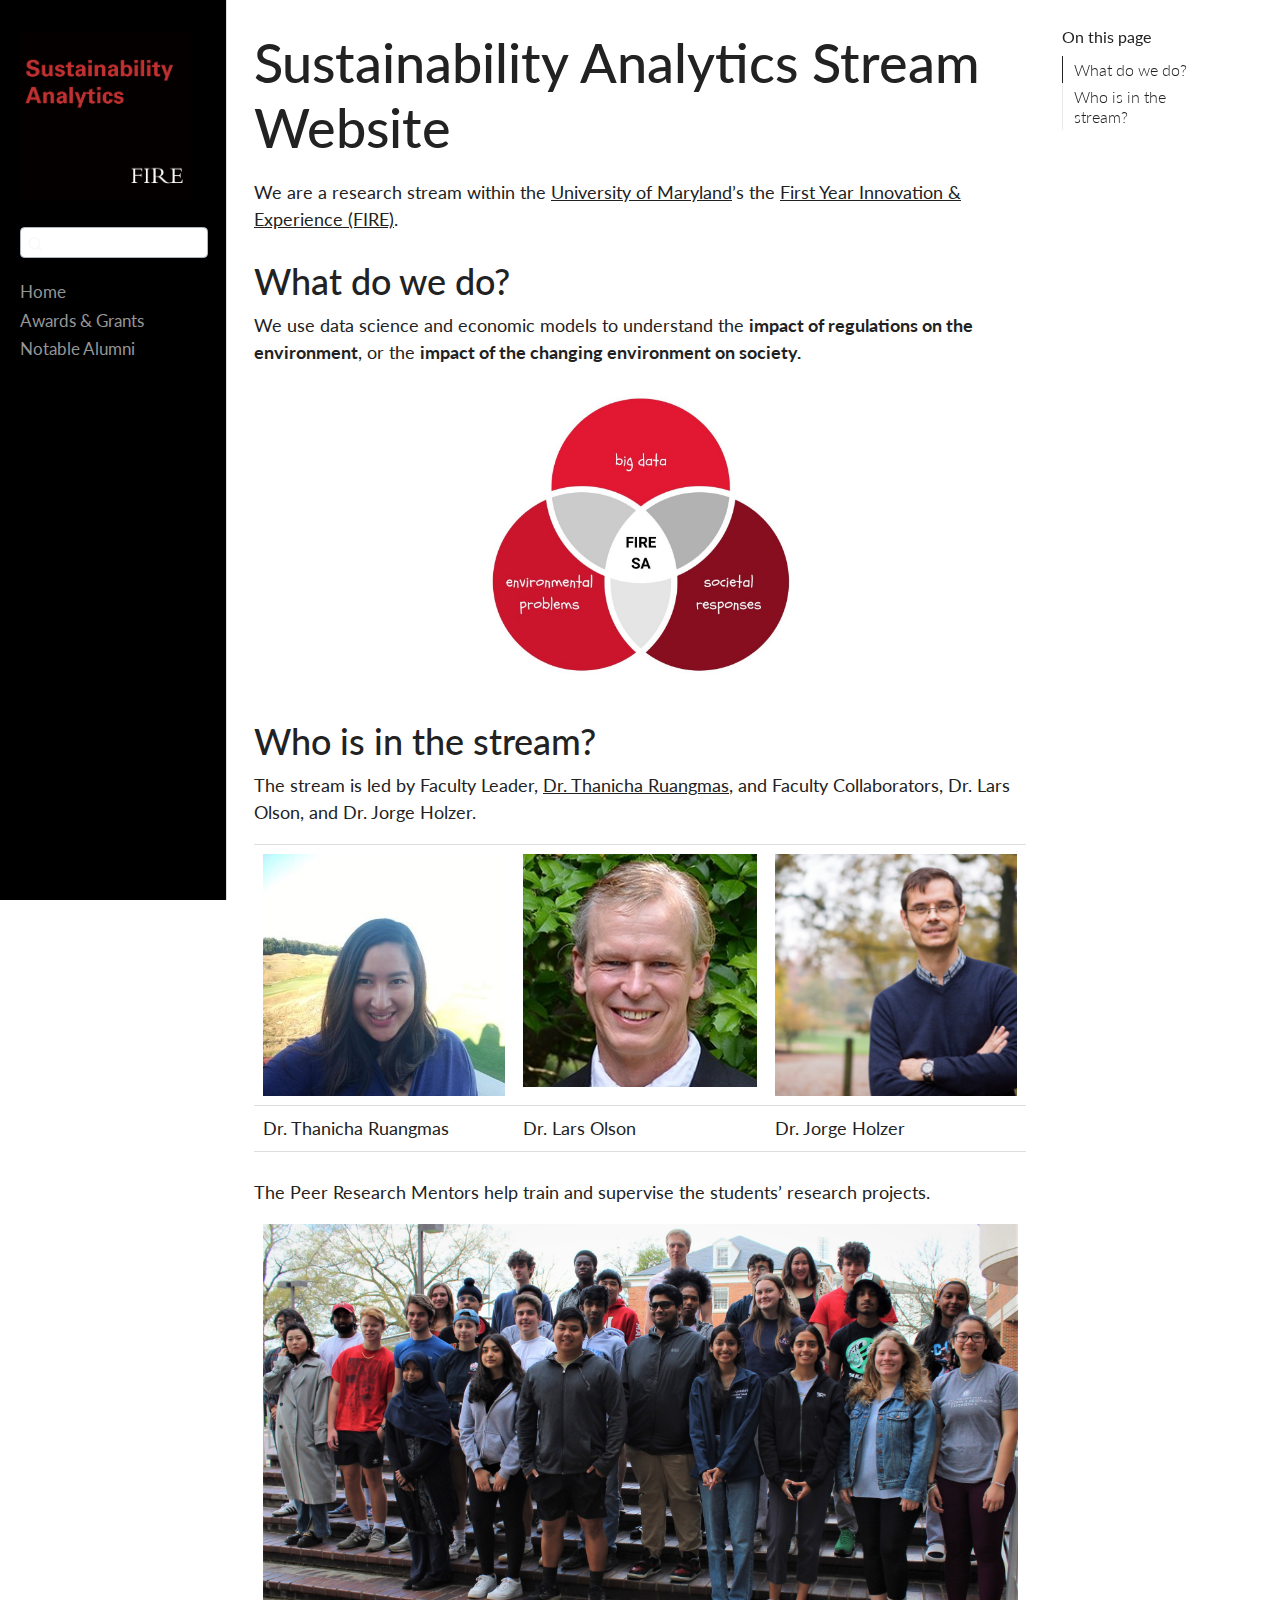
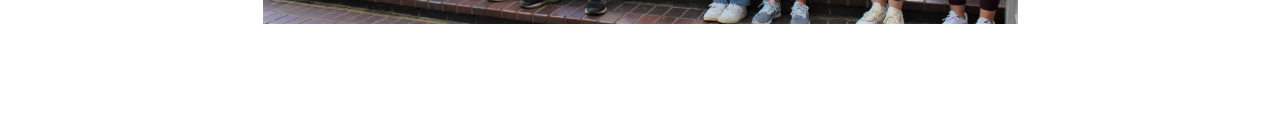
<file: _site/index.html>
<!DOCTYPE html>
<html xmlns="http://www.w3.org/1999/xhtml" lang="en" xml:lang="en"><head>

<meta charset="utf-8">
<meta name="generator" content="quarto-1.0.36">

<meta name="viewport" content="width=device-width, initial-scale=1.0, user-scalable=yes">


<title>FIRE Sustainability Analytics - Sustainability Analytics Stream Website</title>
<style>
code{white-space: pre-wrap;}
span.smallcaps{font-variant: small-caps;}
span.underline{text-decoration: underline;}
div.column{display: inline-block; vertical-align: top; width: 50%;}
div.hanging-indent{margin-left: 1.5em; text-indent: -1.5em;}
ul.task-list{list-style: none;}
</style>


<script src="site_libs/quarto-nav/quarto-nav.js"></script>
<script src="site_libs/quarto-nav/headroom.min.js"></script>
<script src="site_libs/clipboard/clipboard.min.js"></script>
<script src="site_libs/quarto-search/autocomplete.umd.js"></script>
<script src="site_libs/quarto-search/fuse.min.js"></script>
<script src="site_libs/quarto-search/quarto-search.js"></script>
<meta name="quarto:offset" content="./">
<script src="site_libs/quarto-html/quarto.js"></script>
<script src="site_libs/quarto-html/popper.min.js"></script>
<script src="site_libs/quarto-html/tippy.umd.min.js"></script>
<script src="site_libs/quarto-html/anchor.min.js"></script>
<link href="site_libs/quarto-html/tippy.css" rel="stylesheet">
<link href="site_libs/quarto-html/quarto-syntax-highlighting.css" rel="stylesheet" id="quarto-text-highlighting-styles">
<script src="site_libs/bootstrap/bootstrap.min.js"></script>
<link href="site_libs/bootstrap/bootstrap-icons.css" rel="stylesheet">
<link href="site_libs/bootstrap/bootstrap.min.css" rel="stylesheet" id="quarto-bootstrap" data-mode="light">
<script id="quarto-search-options" type="application/json">{
  "location": "sidebar",
  "copy-button": false,
  "collapse-after": 3,
  "panel-placement": "start",
  "type": "textbox",
  "limit": 20,
  "language": {
    "search-no-results-text": "No results",
    "search-matching-documents-text": "matching documents",
    "search-copy-link-title": "Copy link to search",
    "search-hide-matches-text": "Hide additional matches",
    "search-more-match-text": "more match in this document",
    "search-more-matches-text": "more matches in this document",
    "search-clear-button-title": "Clear",
    "search-detached-cancel-button-title": "Cancel",
    "search-submit-button-title": "Submit"
  }
}</script>


</head>

<body class="nav-sidebar docked">


<div id="quarto-search-results"></div>
  <header id="quarto-header" class="headroom fixed-top">
  <nav class="quarto-secondary-nav" data-bs-toggle="collapse" data-bs-target="#quarto-sidebar" aria-controls="quarto-sidebar" aria-expanded="false" aria-label="Toggle sidebar navigation" onclick="if (window.quartoToggleHeadroom) { window.quartoToggleHeadroom(); }">
    <div class="container-fluid d-flex justify-content-between">
      <h1 class="quarto-secondary-nav-title">Sustainability Analytics Stream Website</h1>
      <button type="button" class="quarto-btn-toggle btn" aria-label="Show secondary navigation">
        <i class="bi bi-chevron-right"></i>
      </button>
    </div>
  </nav>
</header>
<!-- content -->
<div id="quarto-content" class="quarto-container page-columns page-rows-contents page-layout-article">
<!-- sidebar -->
  <nav id="quarto-sidebar" class="sidebar collapse sidebar-navigation docked overflow-auto">
    <div class="pt-lg-2 mt-2 text-left sidebar-header">
      <a href="./" class="sidebar-logo-link">
      <img src="./images/official-icon-FIRE-SS-SA.png" alt="" class="sidebar-logo py-0 d-lg-inline d-none">
      </a>
      </div>
      <div class="mt-2 flex-shrink-0 align-items-center">
        <div class="sidebar-search">
        <div id="quarto-search" class="" title="Search"></div>
        </div>
      </div>
    <div class="sidebar-menu-container"> 
    <ul class="list-unstyled mt-1">
        <li class="sidebar-item">
  <div class="sidebar-item-container"> 
  <a href="./index.html" class="sidebar-item-text sidebar-link active">Home</a>
  </div>
</li>
        <li class="sidebar-item">
  <div class="sidebar-item-container"> 
  <a href="./recognition.html" class="sidebar-item-text sidebar-link">Awards &amp; Grants</a>
  </div>
</li>
        <li class="sidebar-item">
  <div class="sidebar-item-container"> 
  <a href="./alumni.html" class="sidebar-item-text sidebar-link">Notable Alumni</a>
  </div>
</li>
    </ul>
    </div>
</nav>
<!-- margin-sidebar -->
    <div id="quarto-margin-sidebar" class="sidebar margin-sidebar">
        <nav id="TOC" role="doc-toc">
    <h2 id="toc-title">On this page</h2>
   
  <ul>
  <li><a href="#what-do-we-do" id="toc-what-do-we-do" class="nav-link active" data-scroll-target="#what-do-we-do">What do we do?</a></li>
  <li><a href="#who-is-in-the-stream" id="toc-who-is-in-the-stream" class="nav-link" data-scroll-target="#who-is-in-the-stream">Who is in the stream?</a></li>
  </ul>
</nav>
    </div>
<!-- main -->
<main class="content" id="quarto-document-content">

<header id="title-block-header" class="quarto-title-block default">
<div class="quarto-title">
<h1 class="title d-none d-lg-block">Sustainability Analytics Stream Website</h1>
</div>



<div class="quarto-title-meta">

    
    
  </div>
  

</header>

<p>We are a research stream within the <a href="https://www.umd.edu/">University of Maryland</a>’s the <a href="https://www.fire.umd.edu/">First Year Innovation &amp; Experience (FIRE)</a>.</p>
<section id="what-do-we-do" class="level3">
<h3 class="anchored" data-anchor-id="what-do-we-do">What do we do?</h3>
<p>We use data science and economic models to understand the <strong>impact of regulations on the environment</strong>, or the <strong>impact of the changing environment on society.</strong></p>
<div class="quarto-figure quarto-figure-center">
<figure class="figure">
<p><img src="images/venn.jpg" class="img-fluid figure-img" width="300"></p>
</figure>
</div>
</section>
<section id="who-is-in-the-stream" class="level3">
<h3 class="anchored" data-anchor-id="who-is-in-the-stream">Who is in the stream?</h3>
<p>The stream is led by Faculty Leader, <a href="https://thanicharuangmas.wixsite.com/main/">Dr.&nbsp;Thanicha Ruangmas</a>, and Faculty Collaborators, Dr.&nbsp;Lars Olson, and Dr.&nbsp;Jorge Holzer.</p>
<table class="table">
<colgroup>
<col style="width: 33%">
<col style="width: 32%">
<col style="width: 33%">
</colgroup>
<tbody>
<tr class="odd">
<td><img src="images/thanicha.jpg" class="img-fluid" width="300"></td>
<td><img src="images/lars.jpg" class="img-fluid" width="301"></td>
<td><img src="images/jorge.jpg" class="img-fluid" width="300"></td>
</tr>
<tr class="even">
<td>Dr.&nbsp;Thanicha Ruangmas</td>
<td>Dr.&nbsp;Lars Olson</td>
<td>Dr.&nbsp;Jorge Holzer</td>
</tr>
</tbody>
</table>
<p>The Peer Research Mentors help train and supervise the students’ research projects.</p>
<div class="quarto-figure quarto-figure-center">
<figure class="figure">
<p><img src="images/cohort22.jpg" class="img-fluid figure-img" alt="The 2022 cohort" width="755"></p>
</figure>
</div>


</section>

</main> <!-- /main -->
<script id="quarto-html-after-body" type="application/javascript">
window.document.addEventListener("DOMContentLoaded", function (event) {
  const toggleBodyColorMode = (bsSheetEl) => {
    const mode = bsSheetEl.getAttribute("data-mode");
    const bodyEl = window.document.querySelector("body");
    if (mode === "dark") {
      bodyEl.classList.add("quarto-dark");
      bodyEl.classList.remove("quarto-light");
    } else {
      bodyEl.classList.add("quarto-light");
      bodyEl.classList.remove("quarto-dark");
    }
  }
  const toggleBodyColorPrimary = () => {
    const bsSheetEl = window.document.querySelector("link#quarto-bootstrap");
    if (bsSheetEl) {
      toggleBodyColorMode(bsSheetEl);
    }
  }
  toggleBodyColorPrimary();  
  const icon = "";
  const anchorJS = new window.AnchorJS();
  anchorJS.options = {
    placement: 'right',
    icon: icon
  };
  anchorJS.add('.anchored');
  const clipboard = new window.ClipboardJS('.code-copy-button', {
    target: function(trigger) {
      return trigger.previousElementSibling;
    }
  });
  clipboard.on('success', function(e) {
    // button target
    const button = e.trigger;
    // don't keep focus
    button.blur();
    // flash "checked"
    button.classList.add('code-copy-button-checked');
    var currentTitle = button.getAttribute("title");
    button.setAttribute("title", "Copied!");
    setTimeout(function() {
      button.setAttribute("title", currentTitle);
      button.classList.remove('code-copy-button-checked');
    }, 1000);
    // clear code selection
    e.clearSelection();
  });
  function tippyHover(el, contentFn) {
    const config = {
      allowHTML: true,
      content: contentFn,
      maxWidth: 500,
      delay: 100,
      arrow: false,
      appendTo: function(el) {
          return el.parentElement;
      },
      interactive: true,
      interactiveBorder: 10,
      theme: 'quarto',
      placement: 'bottom-start'
    };
    window.tippy(el, config); 
  }
  const noterefs = window.document.querySelectorAll('a[role="doc-noteref"]');
  for (var i=0; i<noterefs.length; i++) {
    const ref = noterefs[i];
    tippyHover(ref, function() {
      let href = ref.getAttribute('href');
      try { href = new URL(href).hash; } catch {}
      const id = href.replace(/^#\/?/, "");
      const note = window.document.getElementById(id);
      return note.innerHTML;
    });
  }
  var bibliorefs = window.document.querySelectorAll('a[role="doc-biblioref"]');
  for (var i=0; i<bibliorefs.length; i++) {
    const ref = bibliorefs[i];
    const cites = ref.parentNode.getAttribute('data-cites').split(' ');
    tippyHover(ref, function() {
      var popup = window.document.createElement('div');
      cites.forEach(function(cite) {
        var citeDiv = window.document.createElement('div');
        citeDiv.classList.add('hanging-indent');
        citeDiv.classList.add('csl-entry');
        var biblioDiv = window.document.getElementById('ref-' + cite);
        if (biblioDiv) {
          citeDiv.innerHTML = biblioDiv.innerHTML;
        }
        popup.appendChild(citeDiv);
      });
      return popup.innerHTML;
    });
  }
});
</script>
</div> <!-- /content -->



</body></html>
</file>
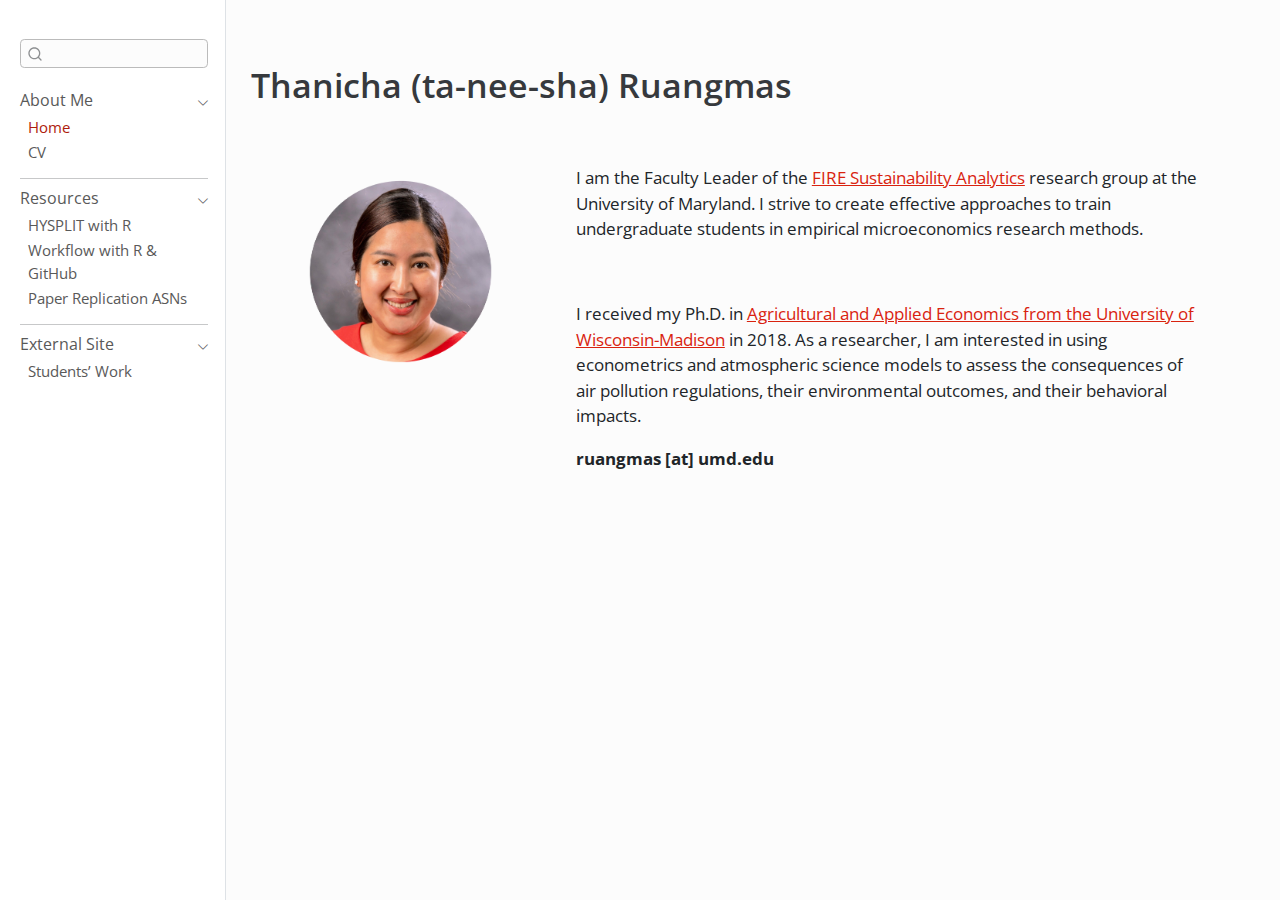
<file: docs/index.html>
<!DOCTYPE html>
<html xmlns="http://www.w3.org/1999/xhtml" lang="en" xml:lang="en"><head>

<meta charset="utf-8">
<meta name="generator" content="quarto-1.3.353">

<meta name="viewport" content="width=device-width, initial-scale=1.0, user-scalable=yes">


<title>index</title>
<style>
code{white-space: pre-wrap;}
span.smallcaps{font-variant: small-caps;}
div.columns{display: flex; gap: min(4vw, 1.5em);}
div.column{flex: auto; overflow-x: auto;}
div.hanging-indent{margin-left: 1.5em; text-indent: -1.5em;}
ul.task-list{list-style: none;}
ul.task-list li input[type="checkbox"] {
  width: 0.8em;
  margin: 0 0.8em 0.2em -1em; /* quarto-specific, see https://github.com/quarto-dev/quarto-cli/issues/4556 */ 
  vertical-align: middle;
}
</style>


<script src="site_libs/quarto-nav/quarto-nav.js"></script>
<script src="site_libs/quarto-nav/headroom.min.js"></script>
<script src="site_libs/clipboard/clipboard.min.js"></script>
<script src="site_libs/quarto-search/autocomplete.umd.js"></script>
<script src="site_libs/quarto-search/fuse.min.js"></script>
<script src="site_libs/quarto-search/quarto-search.js"></script>
<meta name="quarto:offset" content="./">
<script src="site_libs/quarto-html/quarto.js"></script>
<script src="site_libs/quarto-html/popper.min.js"></script>
<script src="site_libs/quarto-html/tippy.umd.min.js"></script>
<script src="site_libs/quarto-html/anchor.min.js"></script>
<link href="site_libs/quarto-html/tippy.css" rel="stylesheet">
<link href="site_libs/quarto-html/quarto-syntax-highlighting.css" rel="stylesheet" id="quarto-text-highlighting-styles">
<script src="site_libs/bootstrap/bootstrap.min.js"></script>
<link href="site_libs/bootstrap/bootstrap-icons.css" rel="stylesheet">
<link href="site_libs/bootstrap/bootstrap.min.css" rel="stylesheet" id="quarto-bootstrap" data-mode="light">
<script id="quarto-search-options" type="application/json">{
  "location": "sidebar",
  "copy-button": false,
  "collapse-after": 3,
  "panel-placement": "start",
  "type": "textbox",
  "limit": 20,
  "language": {
    "search-no-results-text": "No results",
    "search-matching-documents-text": "matching documents",
    "search-copy-link-title": "Copy link to search",
    "search-hide-matches-text": "Hide additional matches",
    "search-more-match-text": "more match in this document",
    "search-more-matches-text": "more matches in this document",
    "search-clear-button-title": "Clear",
    "search-detached-cancel-button-title": "Cancel",
    "search-submit-button-title": "Submit"
  }
}</script>


</head>

<body class="nav-sidebar docked fullcontent">

<div id="quarto-search-results"></div>
  <header id="quarto-header" class="headroom fixed-top">
  <nav class="quarto-secondary-nav">
    <div class="container-fluid d-flex">
      <button type="button" class="quarto-btn-toggle btn" data-bs-toggle="collapse" data-bs-target="#quarto-sidebar,#quarto-sidebar-glass" aria-controls="quarto-sidebar" aria-expanded="false" aria-label="Toggle sidebar navigation" onclick="if (window.quartoToggleHeadroom) { window.quartoToggleHeadroom(); }">
        <i class="bi bi-layout-text-sidebar-reverse"></i>
      </button>
      <nav class="quarto-page-breadcrumbs" aria-label="breadcrumb"><ol class="breadcrumb"><li class="breadcrumb-item"><a href="./index.html">About Me</a></li><li class="breadcrumb-item"><a href="./index.html">Home</a></li></ol></nav>
      <a class="flex-grow-1" role="button" data-bs-toggle="collapse" data-bs-target="#quarto-sidebar,#quarto-sidebar-glass" aria-controls="quarto-sidebar" aria-expanded="false" aria-label="Toggle sidebar navigation" onclick="if (window.quartoToggleHeadroom) { window.quartoToggleHeadroom(); }">      
      </a>
      <button type="button" class="btn quarto-search-button" aria-label="Search" onclick="window.quartoOpenSearch();">
        <i class="bi bi-search"></i>
      </button>
    </div>
  </nav>
</header>
<!-- content -->
<div id="quarto-content" class="quarto-container page-columns page-rows-contents page-layout-article">
<!-- sidebar -->
  <nav id="quarto-sidebar" class="sidebar collapse collapse-horizontal sidebar-navigation docked overflow-auto">
        <div class="mt-2 flex-shrink-0 align-items-center">
        <div class="sidebar-search">
        <div id="quarto-search" class="" title="Search"></div>
        </div>
        </div>
    <div class="sidebar-menu-container"> 
    <ul class="list-unstyled mt-1">
        <li class="sidebar-item sidebar-item-section">
      <div class="sidebar-item-container"> 
            <a class="sidebar-item-text sidebar-link text-start" data-bs-toggle="collapse" data-bs-target="#quarto-sidebar-section-1" aria-expanded="true">
 <span class="menu-text">About Me</span></a>
          <a class="sidebar-item-toggle text-start" data-bs-toggle="collapse" data-bs-target="#quarto-sidebar-section-1" aria-expanded="true" aria-label="Toggle section">
            <i class="bi bi-chevron-right ms-2"></i>
          </a> 
      </div>
      <ul id="quarto-sidebar-section-1" class="collapse list-unstyled sidebar-section depth1 show">  
          <li class="sidebar-item">
  <div class="sidebar-item-container"> 
  <a href="./index.html" class="sidebar-item-text sidebar-link active">
 <span class="menu-text">Home</span></a>
  </div>
</li>
          <li class="sidebar-item">
  <div class="sidebar-item-container"> 
  <a href="./mycv.html" class="sidebar-item-text sidebar-link">
 <span class="menu-text">CV</span></a>
  </div>
</li>
      </ul>
  </li>
        <li class="px-0"><hr class="sidebar-divider hi "></li>
        <li class="sidebar-item sidebar-item-section">
      <div class="sidebar-item-container"> 
            <a class="sidebar-item-text sidebar-link text-start" data-bs-toggle="collapse" data-bs-target="#quarto-sidebar-section-2" aria-expanded="true">
 <span class="menu-text">Resources</span></a>
          <a class="sidebar-item-toggle text-start" data-bs-toggle="collapse" data-bs-target="#quarto-sidebar-section-2" aria-expanded="true" aria-label="Toggle section">
            <i class="bi bi-chevron-right ms-2"></i>
          </a> 
      </div>
      <ul id="quarto-sidebar-section-2" class="collapse list-unstyled sidebar-section depth1 show">  
          <li class="sidebar-item">
  <div class="sidebar-item-container"> 
  <a href="./hysplit.html" class="sidebar-item-text sidebar-link">
 <span class="menu-text">HYSPLIT with R</span></a>
  </div>
</li>
          <li class="sidebar-item">
  <div class="sidebar-item-container"> 
  <a href="./r-and-github.html" class="sidebar-item-text sidebar-link">
 <span class="menu-text">Workflow with R &amp; GitHub</span></a>
  </div>
</li>
          <li class="sidebar-item">
  <div class="sidebar-item-container"> 
  <a href="./paper-replication.html" class="sidebar-item-text sidebar-link">
 <span class="menu-text">Paper Replication ASNs</span></a>
  </div>
</li>
      </ul>
  </li>
        <li class="px-0"><hr class="sidebar-divider hi "></li>
        <li class="sidebar-item sidebar-item-section">
      <div class="sidebar-item-container"> 
            <a class="sidebar-item-text sidebar-link text-start" data-bs-toggle="collapse" data-bs-target="#quarto-sidebar-section-3" aria-expanded="true">
 <span class="menu-text">External Site</span></a>
          <a class="sidebar-item-toggle text-start" data-bs-toggle="collapse" data-bs-target="#quarto-sidebar-section-3" aria-expanded="true" aria-label="Toggle section">
            <i class="bi bi-chevron-right ms-2"></i>
          </a> 
      </div>
      <ul id="quarto-sidebar-section-3" class="collapse list-unstyled sidebar-section depth1 show">  
          <li class="sidebar-item">
  <div class="sidebar-item-container"> 
  <a href="https://umdfiresa.github.io" class="sidebar-item-text sidebar-link">
 <span class="menu-text">Students’ Work</span></a>
  </div>
</li>
      </ul>
  </li>
    </ul>
    </div>
</nav>
<div id="quarto-sidebar-glass" data-bs-toggle="collapse" data-bs-target="#quarto-sidebar,#quarto-sidebar-glass"></div>
<!-- margin-sidebar -->
    
<!-- main -->
<main class="content" id="quarto-document-content">



<section id="thanicha-ta-nee-sha-ruangmas" class="level1">
<h1>Thanicha (ta-nee-sha) Ruangmas</h1>
<div class="grid">
<div class="g-col-4">
<p><img src="images/canva_round.png" class="img-fluid"></p>
</div>
<div class="g-col-8">
<p>&nbsp;</p>
<p>I am the Faculty Leader of the <a href="https://www.fire.umd.edu/sa">FIRE Sustainability Analytics</a> research group at the University of Maryland. I strive to create effective approaches to train undergraduate students in empirical microeconomics research methods.</p>
<p>&nbsp;</p>
<p>I received my Ph.D.&nbsp;in <a href="https://aae.wisc.edu/">Agricultural and Applied Economics from the University of Wisconsin-Madison</a> in 2018. As a researcher, I am interested in using econometrics and atmospheric science models to assess the consequences of air pollution regulations, their environmental outcomes, and their behavioral impacts. &nbsp;</p>
<p><strong>ruangmas [at] umd.edu</strong></p>
<p>&nbsp;</p>
</div>
</div>


</section>

</main> <!-- /main -->
<script id="quarto-html-after-body" type="application/javascript">
window.document.addEventListener("DOMContentLoaded", function (event) {
  const toggleBodyColorMode = (bsSheetEl) => {
    const mode = bsSheetEl.getAttribute("data-mode");
    const bodyEl = window.document.querySelector("body");
    if (mode === "dark") {
      bodyEl.classList.add("quarto-dark");
      bodyEl.classList.remove("quarto-light");
    } else {
      bodyEl.classList.add("quarto-light");
      bodyEl.classList.remove("quarto-dark");
    }
  }
  const toggleBodyColorPrimary = () => {
    const bsSheetEl = window.document.querySelector("link#quarto-bootstrap");
    if (bsSheetEl) {
      toggleBodyColorMode(bsSheetEl);
    }
  }
  toggleBodyColorPrimary();  
  const icon = "";
  const anchorJS = new window.AnchorJS();
  anchorJS.options = {
    placement: 'right',
    icon: icon
  };
  anchorJS.add('.anchored');
  const isCodeAnnotation = (el) => {
    for (const clz of el.classList) {
      if (clz.startsWith('code-annotation-')) {                     
        return true;
      }
    }
    return false;
  }
  const clipboard = new window.ClipboardJS('.code-copy-button', {
    text: function(trigger) {
      const codeEl = trigger.previousElementSibling.cloneNode(true);
      for (const childEl of codeEl.children) {
        if (isCodeAnnotation(childEl)) {
          childEl.remove();
        }
      }
      return codeEl.innerText;
    }
  });
  clipboard.on('success', function(e) {
    // button target
    const button = e.trigger;
    // don't keep focus
    button.blur();
    // flash "checked"
    button.classList.add('code-copy-button-checked');
    var currentTitle = button.getAttribute("title");
    button.setAttribute("title", "Copied!");
    let tooltip;
    if (window.bootstrap) {
      button.setAttribute("data-bs-toggle", "tooltip");
      button.setAttribute("data-bs-placement", "left");
      button.setAttribute("data-bs-title", "Copied!");
      tooltip = new bootstrap.Tooltip(button, 
        { trigger: "manual", 
          customClass: "code-copy-button-tooltip",
          offset: [0, -8]});
      tooltip.show();    
    }
    setTimeout(function() {
      if (tooltip) {
        tooltip.hide();
        button.removeAttribute("data-bs-title");
        button.removeAttribute("data-bs-toggle");
        button.removeAttribute("data-bs-placement");
      }
      button.setAttribute("title", currentTitle);
      button.classList.remove('code-copy-button-checked');
    }, 1000);
    // clear code selection
    e.clearSelection();
  });
  function tippyHover(el, contentFn) {
    const config = {
      allowHTML: true,
      content: contentFn,
      maxWidth: 500,
      delay: 100,
      arrow: false,
      appendTo: function(el) {
          return el.parentElement;
      },
      interactive: true,
      interactiveBorder: 10,
      theme: 'quarto',
      placement: 'bottom-start'
    };
    window.tippy(el, config); 
  }
  const noterefs = window.document.querySelectorAll('a[role="doc-noteref"]');
  for (var i=0; i<noterefs.length; i++) {
    const ref = noterefs[i];
    tippyHover(ref, function() {
      // use id or data attribute instead here
      let href = ref.getAttribute('data-footnote-href') || ref.getAttribute('href');
      try { href = new URL(href).hash; } catch {}
      const id = href.replace(/^#\/?/, "");
      const note = window.document.getElementById(id);
      return note.innerHTML;
    });
  }
      let selectedAnnoteEl;
      const selectorForAnnotation = ( cell, annotation) => {
        let cellAttr = 'data-code-cell="' + cell + '"';
        let lineAttr = 'data-code-annotation="' +  annotation + '"';
        const selector = 'span[' + cellAttr + '][' + lineAttr + ']';
        return selector;
      }
      const selectCodeLines = (annoteEl) => {
        const doc = window.document;
        const targetCell = annoteEl.getAttribute("data-target-cell");
        const targetAnnotation = annoteEl.getAttribute("data-target-annotation");
        const annoteSpan = window.document.querySelector(selectorForAnnotation(targetCell, targetAnnotation));
        const lines = annoteSpan.getAttribute("data-code-lines").split(",");
        const lineIds = lines.map((line) => {
          return targetCell + "-" + line;
        })
        let top = null;
        let height = null;
        let parent = null;
        if (lineIds.length > 0) {
            //compute the position of the single el (top and bottom and make a div)
            const el = window.document.getElementById(lineIds[0]);
            top = el.offsetTop;
            height = el.offsetHeight;
            parent = el.parentElement.parentElement;
          if (lineIds.length > 1) {
            const lastEl = window.document.getElementById(lineIds[lineIds.length - 1]);
            const bottom = lastEl.offsetTop + lastEl.offsetHeight;
            height = bottom - top;
          }
          if (top !== null && height !== null && parent !== null) {
            // cook up a div (if necessary) and position it 
            let div = window.document.getElementById("code-annotation-line-highlight");
            if (div === null) {
              div = window.document.createElement("div");
              div.setAttribute("id", "code-annotation-line-highlight");
              div.style.position = 'absolute';
              parent.appendChild(div);
            }
            div.style.top = top - 2 + "px";
            div.style.height = height + 4 + "px";
            let gutterDiv = window.document.getElementById("code-annotation-line-highlight-gutter");
            if (gutterDiv === null) {
              gutterDiv = window.document.createElement("div");
              gutterDiv.setAttribute("id", "code-annotation-line-highlight-gutter");
              gutterDiv.style.position = 'absolute';
              const codeCell = window.document.getElementById(targetCell);
              const gutter = codeCell.querySelector('.code-annotation-gutter');
              gutter.appendChild(gutterDiv);
            }
            gutterDiv.style.top = top - 2 + "px";
            gutterDiv.style.height = height + 4 + "px";
          }
          selectedAnnoteEl = annoteEl;
        }
      };
      const unselectCodeLines = () => {
        const elementsIds = ["code-annotation-line-highlight", "code-annotation-line-highlight-gutter"];
        elementsIds.forEach((elId) => {
          const div = window.document.getElementById(elId);
          if (div) {
            div.remove();
          }
        });
        selectedAnnoteEl = undefined;
      };
      // Attach click handler to the DT
      const annoteDls = window.document.querySelectorAll('dt[data-target-cell]');
      for (const annoteDlNode of annoteDls) {
        annoteDlNode.addEventListener('click', (event) => {
          const clickedEl = event.target;
          if (clickedEl !== selectedAnnoteEl) {
            unselectCodeLines();
            const activeEl = window.document.querySelector('dt[data-target-cell].code-annotation-active');
            if (activeEl) {
              activeEl.classList.remove('code-annotation-active');
            }
            selectCodeLines(clickedEl);
            clickedEl.classList.add('code-annotation-active');
          } else {
            // Unselect the line
            unselectCodeLines();
            clickedEl.classList.remove('code-annotation-active');
          }
        });
      }
  const findCites = (el) => {
    const parentEl = el.parentElement;
    if (parentEl) {
      const cites = parentEl.dataset.cites;
      if (cites) {
        return {
          el,
          cites: cites.split(' ')
        };
      } else {
        return findCites(el.parentElement)
      }
    } else {
      return undefined;
    }
  };
  var bibliorefs = window.document.querySelectorAll('a[role="doc-biblioref"]');
  for (var i=0; i<bibliorefs.length; i++) {
    const ref = bibliorefs[i];
    const citeInfo = findCites(ref);
    if (citeInfo) {
      tippyHover(citeInfo.el, function() {
        var popup = window.document.createElement('div');
        citeInfo.cites.forEach(function(cite) {
          var citeDiv = window.document.createElement('div');
          citeDiv.classList.add('hanging-indent');
          citeDiv.classList.add('csl-entry');
          var biblioDiv = window.document.getElementById('ref-' + cite);
          if (biblioDiv) {
            citeDiv.innerHTML = biblioDiv.innerHTML;
          }
          popup.appendChild(citeDiv);
        });
        return popup.innerHTML;
      });
    }
  }
});
</script>
</div> <!-- /content -->



</body></html>
</file>
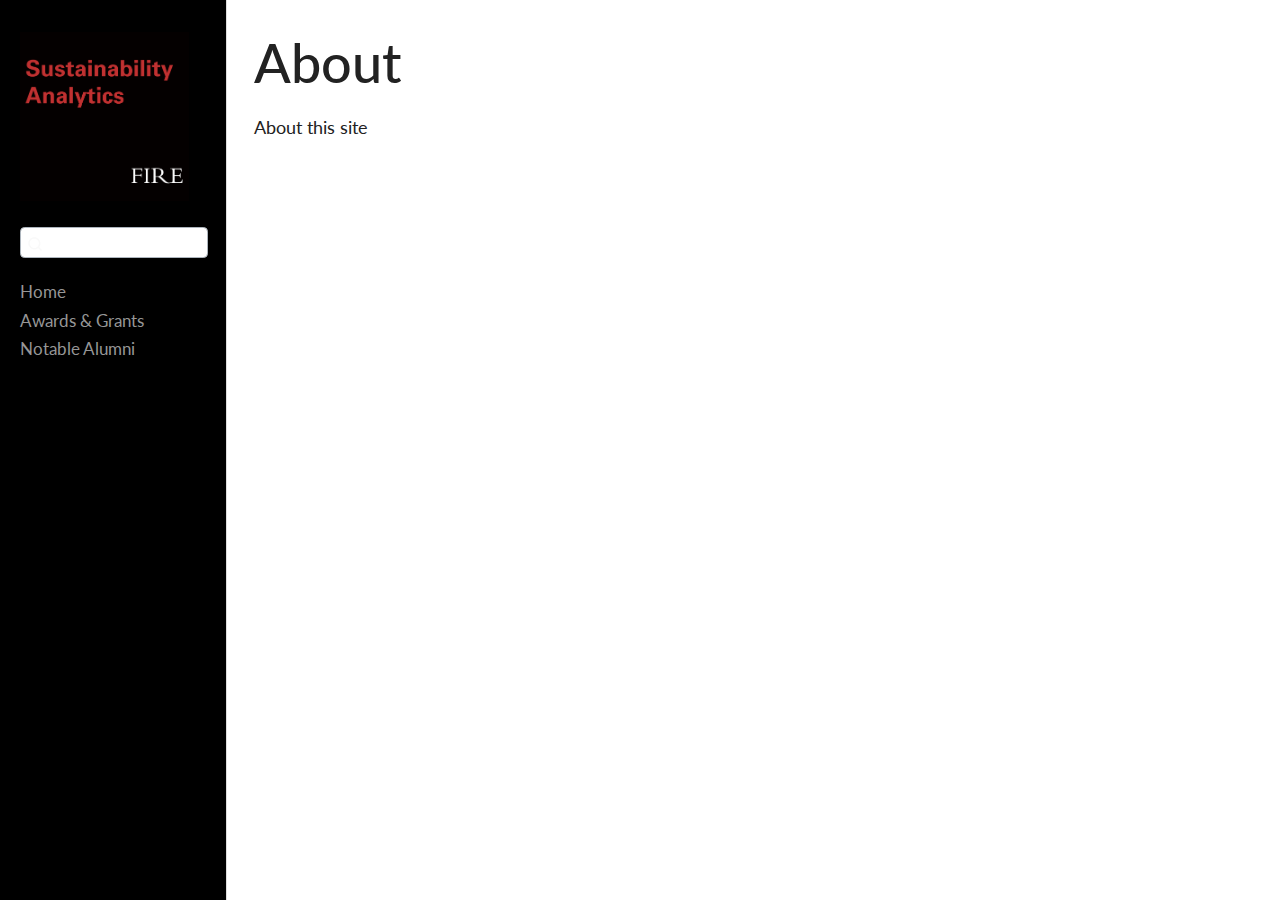
<file: _site/about.html>
<!DOCTYPE html>
<html xmlns="http://www.w3.org/1999/xhtml" lang="en" xml:lang="en"><head>

<meta charset="utf-8">
<meta name="generator" content="quarto-1.0.36">

<meta name="viewport" content="width=device-width, initial-scale=1.0, user-scalable=yes">


<title>FIRE Sustainability Analytics - About</title>
<style>
code{white-space: pre-wrap;}
span.smallcaps{font-variant: small-caps;}
span.underline{text-decoration: underline;}
div.column{display: inline-block; vertical-align: top; width: 50%;}
div.hanging-indent{margin-left: 1.5em; text-indent: -1.5em;}
ul.task-list{list-style: none;}
</style>


<script src="site_libs/quarto-nav/quarto-nav.js"></script>
<script src="site_libs/quarto-nav/headroom.min.js"></script>
<script src="site_libs/clipboard/clipboard.min.js"></script>
<script src="site_libs/quarto-search/autocomplete.umd.js"></script>
<script src="site_libs/quarto-search/fuse.min.js"></script>
<script src="site_libs/quarto-search/quarto-search.js"></script>
<meta name="quarto:offset" content="./">
<script src="site_libs/quarto-html/quarto.js"></script>
<script src="site_libs/quarto-html/popper.min.js"></script>
<script src="site_libs/quarto-html/tippy.umd.min.js"></script>
<script src="site_libs/quarto-html/anchor.min.js"></script>
<link href="site_libs/quarto-html/tippy.css" rel="stylesheet">
<link href="site_libs/quarto-html/quarto-syntax-highlighting.css" rel="stylesheet" id="quarto-text-highlighting-styles">
<script src="site_libs/bootstrap/bootstrap.min.js"></script>
<link href="site_libs/bootstrap/bootstrap-icons.css" rel="stylesheet">
<link href="site_libs/bootstrap/bootstrap.min.css" rel="stylesheet" id="quarto-bootstrap" data-mode="light">
<script id="quarto-search-options" type="application/json">{
  "location": "sidebar",
  "copy-button": false,
  "collapse-after": 3,
  "panel-placement": "start",
  "type": "textbox",
  "limit": 20,
  "language": {
    "search-no-results-text": "No results",
    "search-matching-documents-text": "matching documents",
    "search-copy-link-title": "Copy link to search",
    "search-hide-matches-text": "Hide additional matches",
    "search-more-match-text": "more match in this document",
    "search-more-matches-text": "more matches in this document",
    "search-clear-button-title": "Clear",
    "search-detached-cancel-button-title": "Cancel",
    "search-submit-button-title": "Submit"
  }
}</script>


</head>

<body class="nav-sidebar docked">


<div id="quarto-search-results"></div>
  <header id="quarto-header" class="headroom fixed-top">
  <nav class="quarto-secondary-nav" data-bs-toggle="collapse" data-bs-target="#quarto-sidebar" aria-controls="quarto-sidebar" aria-expanded="false" aria-label="Toggle sidebar navigation" onclick="if (window.quartoToggleHeadroom) { window.quartoToggleHeadroom(); }">
    <div class="container-fluid d-flex justify-content-between">
      <h1 class="quarto-secondary-nav-title">About</h1>
      <button type="button" class="quarto-btn-toggle btn" aria-label="Show secondary navigation">
        <i class="bi bi-chevron-right"></i>
      </button>
    </div>
  </nav>
</header>
<!-- content -->
<div id="quarto-content" class="quarto-container page-columns page-rows-contents page-layout-article">
<!-- sidebar -->
  <nav id="quarto-sidebar" class="sidebar collapse sidebar-navigation docked overflow-auto">
    <div class="pt-lg-2 mt-2 text-left sidebar-header">
      <a href="./" class="sidebar-logo-link">
      <img src="./images/official-icon-FIRE-SS-SA.png" alt="" class="sidebar-logo py-0 d-lg-inline d-none">
      </a>
      </div>
      <div class="mt-2 flex-shrink-0 align-items-center">
        <div class="sidebar-search">
        <div id="quarto-search" class="" title="Search"></div>
        </div>
      </div>
    <div class="sidebar-menu-container"> 
    <ul class="list-unstyled mt-1">
        <li class="sidebar-item">
  <div class="sidebar-item-container"> 
  <a href="./index.html" class="sidebar-item-text sidebar-link">Home</a>
  </div>
</li>
        <li class="sidebar-item">
  <div class="sidebar-item-container"> 
  <a href="./recognition.html" class="sidebar-item-text sidebar-link">Awards &amp; Grants</a>
  </div>
</li>
        <li class="sidebar-item">
  <div class="sidebar-item-container"> 
  <a href="./alumni.html" class="sidebar-item-text sidebar-link">Notable Alumni</a>
  </div>
</li>
    </ul>
    </div>
</nav>
<!-- margin-sidebar -->
    <div id="quarto-margin-sidebar" class="sidebar margin-sidebar">
        
    </div>
<!-- main -->
<main class="content" id="quarto-document-content">

<header id="title-block-header" class="quarto-title-block default">
<div class="quarto-title">
<h1 class="title d-none d-lg-block">About</h1>
</div>



<div class="quarto-title-meta">

    
    
  </div>
  

</header>

<p>About this site</p>



</main> <!-- /main -->
<script id="quarto-html-after-body" type="application/javascript">
window.document.addEventListener("DOMContentLoaded", function (event) {
  const toggleBodyColorMode = (bsSheetEl) => {
    const mode = bsSheetEl.getAttribute("data-mode");
    const bodyEl = window.document.querySelector("body");
    if (mode === "dark") {
      bodyEl.classList.add("quarto-dark");
      bodyEl.classList.remove("quarto-light");
    } else {
      bodyEl.classList.add("quarto-light");
      bodyEl.classList.remove("quarto-dark");
    }
  }
  const toggleBodyColorPrimary = () => {
    const bsSheetEl = window.document.querySelector("link#quarto-bootstrap");
    if (bsSheetEl) {
      toggleBodyColorMode(bsSheetEl);
    }
  }
  toggleBodyColorPrimary();  
  const icon = "";
  const anchorJS = new window.AnchorJS();
  anchorJS.options = {
    placement: 'right',
    icon: icon
  };
  anchorJS.add('.anchored');
  const clipboard = new window.ClipboardJS('.code-copy-button', {
    target: function(trigger) {
      return trigger.previousElementSibling;
    }
  });
  clipboard.on('success', function(e) {
    // button target
    const button = e.trigger;
    // don't keep focus
    button.blur();
    // flash "checked"
    button.classList.add('code-copy-button-checked');
    var currentTitle = button.getAttribute("title");
    button.setAttribute("title", "Copied!");
    setTimeout(function() {
      button.setAttribute("title", currentTitle);
      button.classList.remove('code-copy-button-checked');
    }, 1000);
    // clear code selection
    e.clearSelection();
  });
  function tippyHover(el, contentFn) {
    const config = {
      allowHTML: true,
      content: contentFn,
      maxWidth: 500,
      delay: 100,
      arrow: false,
      appendTo: function(el) {
          return el.parentElement;
      },
      interactive: true,
      interactiveBorder: 10,
      theme: 'quarto',
      placement: 'bottom-start'
    };
    window.tippy(el, config); 
  }
  const noterefs = window.document.querySelectorAll('a[role="doc-noteref"]');
  for (var i=0; i<noterefs.length; i++) {
    const ref = noterefs[i];
    tippyHover(ref, function() {
      let href = ref.getAttribute('href');
      try { href = new URL(href).hash; } catch {}
      const id = href.replace(/^#\/?/, "");
      const note = window.document.getElementById(id);
      return note.innerHTML;
    });
  }
  var bibliorefs = window.document.querySelectorAll('a[role="doc-biblioref"]');
  for (var i=0; i<bibliorefs.length; i++) {
    const ref = bibliorefs[i];
    const cites = ref.parentNode.getAttribute('data-cites').split(' ');
    tippyHover(ref, function() {
      var popup = window.document.createElement('div');
      cites.forEach(function(cite) {
        var citeDiv = window.document.createElement('div');
        citeDiv.classList.add('hanging-indent');
        citeDiv.classList.add('csl-entry');
        var biblioDiv = window.document.getElementById('ref-' + cite);
        if (biblioDiv) {
          citeDiv.innerHTML = biblioDiv.innerHTML;
        }
        popup.appendChild(citeDiv);
      });
      return popup.innerHTML;
    });
  }
});
</script>
</div> <!-- /content -->



</body></html>
</file>
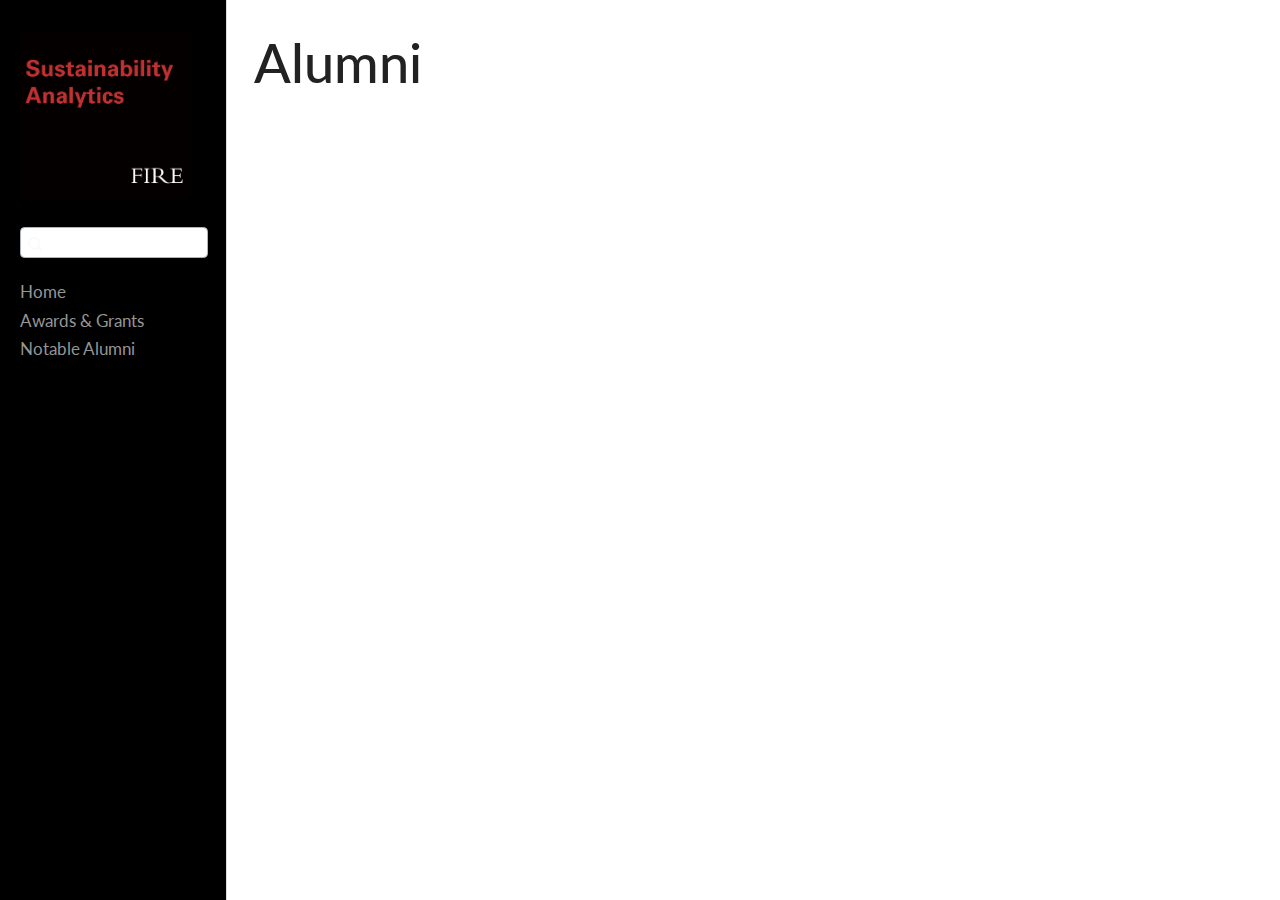
<file: _site/alumni.html>
<!DOCTYPE html>
<html xmlns="http://www.w3.org/1999/xhtml" lang="en" xml:lang="en"><head>

<meta charset="utf-8">
<meta name="generator" content="quarto-1.0.36">

<meta name="viewport" content="width=device-width, initial-scale=1.0, user-scalable=yes">


<title>FIRE Sustainability Analytics - Alumni</title>
<style>
code{white-space: pre-wrap;}
span.smallcaps{font-variant: small-caps;}
span.underline{text-decoration: underline;}
div.column{display: inline-block; vertical-align: top; width: 50%;}
div.hanging-indent{margin-left: 1.5em; text-indent: -1.5em;}
ul.task-list{list-style: none;}
</style>


<script src="site_libs/quarto-nav/quarto-nav.js"></script>
<script src="site_libs/quarto-nav/headroom.min.js"></script>
<script src="site_libs/clipboard/clipboard.min.js"></script>
<script src="site_libs/quarto-search/autocomplete.umd.js"></script>
<script src="site_libs/quarto-search/fuse.min.js"></script>
<script src="site_libs/quarto-search/quarto-search.js"></script>
<meta name="quarto:offset" content="./">
<script src="site_libs/quarto-html/quarto.js"></script>
<script src="site_libs/quarto-html/popper.min.js"></script>
<script src="site_libs/quarto-html/tippy.umd.min.js"></script>
<script src="site_libs/quarto-html/anchor.min.js"></script>
<link href="site_libs/quarto-html/tippy.css" rel="stylesheet">
<link href="site_libs/quarto-html/quarto-syntax-highlighting.css" rel="stylesheet" id="quarto-text-highlighting-styles">
<script src="site_libs/bootstrap/bootstrap.min.js"></script>
<link href="site_libs/bootstrap/bootstrap-icons.css" rel="stylesheet">
<link href="site_libs/bootstrap/bootstrap.min.css" rel="stylesheet" id="quarto-bootstrap" data-mode="light">
<script id="quarto-search-options" type="application/json">{
  "location": "sidebar",
  "copy-button": false,
  "collapse-after": 3,
  "panel-placement": "start",
  "type": "textbox",
  "limit": 20,
  "language": {
    "search-no-results-text": "No results",
    "search-matching-documents-text": "matching documents",
    "search-copy-link-title": "Copy link to search",
    "search-hide-matches-text": "Hide additional matches",
    "search-more-match-text": "more match in this document",
    "search-more-matches-text": "more matches in this document",
    "search-clear-button-title": "Clear",
    "search-detached-cancel-button-title": "Cancel",
    "search-submit-button-title": "Submit"
  }
}</script>


</head>

<body class="nav-sidebar docked">


<div id="quarto-search-results"></div>
  <header id="quarto-header" class="headroom fixed-top">
  <nav class="quarto-secondary-nav" data-bs-toggle="collapse" data-bs-target="#quarto-sidebar" aria-controls="quarto-sidebar" aria-expanded="false" aria-label="Toggle sidebar navigation" onclick="if (window.quartoToggleHeadroom) { window.quartoToggleHeadroom(); }">
    <div class="container-fluid d-flex justify-content-between">
      <h1 class="quarto-secondary-nav-title">Alumni</h1>
      <button type="button" class="quarto-btn-toggle btn" aria-label="Show secondary navigation">
        <i class="bi bi-chevron-right"></i>
      </button>
    </div>
  </nav>
</header>
<!-- content -->
<div id="quarto-content" class="quarto-container page-columns page-rows-contents page-layout-article">
<!-- sidebar -->
  <nav id="quarto-sidebar" class="sidebar collapse sidebar-navigation docked overflow-auto">
    <div class="pt-lg-2 mt-2 text-left sidebar-header">
      <a href="./" class="sidebar-logo-link">
      <img src="./images/official-icon-FIRE-SS-SA.png" alt="" class="sidebar-logo py-0 d-lg-inline d-none">
      </a>
      </div>
      <div class="mt-2 flex-shrink-0 align-items-center">
        <div class="sidebar-search">
        <div id="quarto-search" class="" title="Search"></div>
        </div>
      </div>
    <div class="sidebar-menu-container"> 
    <ul class="list-unstyled mt-1">
        <li class="sidebar-item">
  <div class="sidebar-item-container"> 
  <a href="./index.html" class="sidebar-item-text sidebar-link">Home</a>
  </div>
</li>
        <li class="sidebar-item">
  <div class="sidebar-item-container"> 
  <a href="./recognition.html" class="sidebar-item-text sidebar-link">Awards &amp; Grants</a>
  </div>
</li>
        <li class="sidebar-item">
  <div class="sidebar-item-container"> 
  <a href="./alumni.html" class="sidebar-item-text sidebar-link active">Notable Alumni</a>
  </div>
</li>
    </ul>
    </div>
</nav>
<!-- margin-sidebar -->
    <div id="quarto-margin-sidebar" class="sidebar margin-sidebar">
        
    </div>
<!-- main -->
<main class="content" id="quarto-document-content">

<header id="title-block-header" class="quarto-title-block default">
<div class="quarto-title">
<h1 class="title d-none d-lg-block">Alumni</h1>
</div>



<div class="quarto-title-meta">

    
    
  </div>
  

</header>




</main> <!-- /main -->
<script id="quarto-html-after-body" type="application/javascript">
window.document.addEventListener("DOMContentLoaded", function (event) {
  const toggleBodyColorMode = (bsSheetEl) => {
    const mode = bsSheetEl.getAttribute("data-mode");
    const bodyEl = window.document.querySelector("body");
    if (mode === "dark") {
      bodyEl.classList.add("quarto-dark");
      bodyEl.classList.remove("quarto-light");
    } else {
      bodyEl.classList.add("quarto-light");
      bodyEl.classList.remove("quarto-dark");
    }
  }
  const toggleBodyColorPrimary = () => {
    const bsSheetEl = window.document.querySelector("link#quarto-bootstrap");
    if (bsSheetEl) {
      toggleBodyColorMode(bsSheetEl);
    }
  }
  toggleBodyColorPrimary();  
  const icon = "";
  const anchorJS = new window.AnchorJS();
  anchorJS.options = {
    placement: 'right',
    icon: icon
  };
  anchorJS.add('.anchored');
  const clipboard = new window.ClipboardJS('.code-copy-button', {
    target: function(trigger) {
      return trigger.previousElementSibling;
    }
  });
  clipboard.on('success', function(e) {
    // button target
    const button = e.trigger;
    // don't keep focus
    button.blur();
    // flash "checked"
    button.classList.add('code-copy-button-checked');
    var currentTitle = button.getAttribute("title");
    button.setAttribute("title", "Copied!");
    setTimeout(function() {
      button.setAttribute("title", currentTitle);
      button.classList.remove('code-copy-button-checked');
    }, 1000);
    // clear code selection
    e.clearSelection();
  });
  function tippyHover(el, contentFn) {
    const config = {
      allowHTML: true,
      content: contentFn,
      maxWidth: 500,
      delay: 100,
      arrow: false,
      appendTo: function(el) {
          return el.parentElement;
      },
      interactive: true,
      interactiveBorder: 10,
      theme: 'quarto',
      placement: 'bottom-start'
    };
    window.tippy(el, config); 
  }
  const noterefs = window.document.querySelectorAll('a[role="doc-noteref"]');
  for (var i=0; i<noterefs.length; i++) {
    const ref = noterefs[i];
    tippyHover(ref, function() {
      let href = ref.getAttribute('href');
      try { href = new URL(href).hash; } catch {}
      const id = href.replace(/^#\/?/, "");
      const note = window.document.getElementById(id);
      return note.innerHTML;
    });
  }
  var bibliorefs = window.document.querySelectorAll('a[role="doc-biblioref"]');
  for (var i=0; i<bibliorefs.length; i++) {
    const ref = bibliorefs[i];
    const cites = ref.parentNode.getAttribute('data-cites').split(' ');
    tippyHover(ref, function() {
      var popup = window.document.createElement('div');
      cites.forEach(function(cite) {
        var citeDiv = window.document.createElement('div');
        citeDiv.classList.add('hanging-indent');
        citeDiv.classList.add('csl-entry');
        var biblioDiv = window.document.getElementById('ref-' + cite);
        if (biblioDiv) {
          citeDiv.innerHTML = biblioDiv.innerHTML;
        }
        popup.appendChild(citeDiv);
      });
      return popup.innerHTML;
    });
  }
});
</script>
</div> <!-- /content -->



</body></html>
</file>
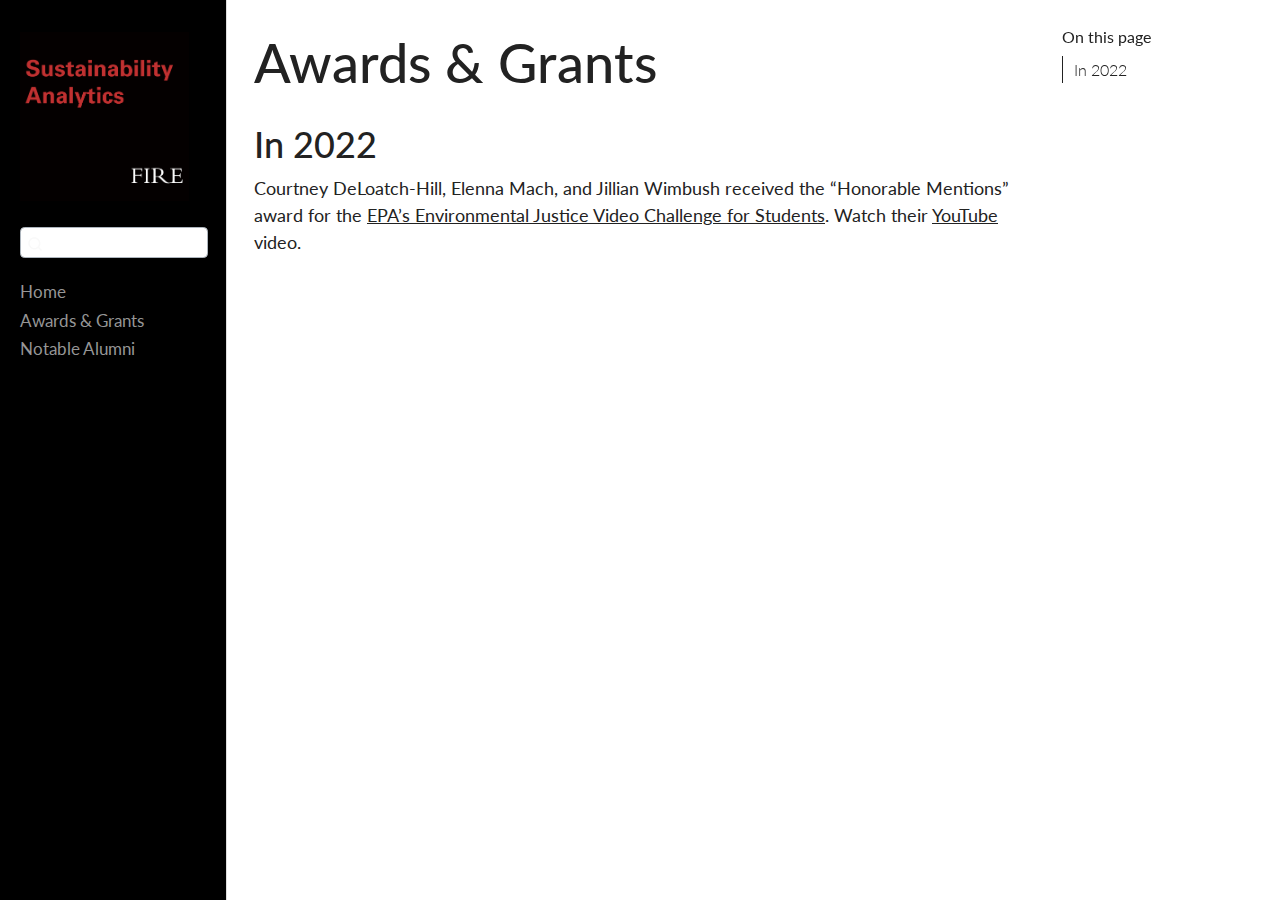
<file: _site/recognition.html>
<!DOCTYPE html>
<html xmlns="http://www.w3.org/1999/xhtml" lang="en" xml:lang="en"><head>

<meta charset="utf-8">
<meta name="generator" content="quarto-1.0.36">

<meta name="viewport" content="width=device-width, initial-scale=1.0, user-scalable=yes">


<title>FIRE Sustainability Analytics - Awards &amp; Grants</title>
<style>
code{white-space: pre-wrap;}
span.smallcaps{font-variant: small-caps;}
span.underline{text-decoration: underline;}
div.column{display: inline-block; vertical-align: top; width: 50%;}
div.hanging-indent{margin-left: 1.5em; text-indent: -1.5em;}
ul.task-list{list-style: none;}
</style>


<script src="site_libs/quarto-nav/quarto-nav.js"></script>
<script src="site_libs/quarto-nav/headroom.min.js"></script>
<script src="site_libs/clipboard/clipboard.min.js"></script>
<script src="site_libs/quarto-search/autocomplete.umd.js"></script>
<script src="site_libs/quarto-search/fuse.min.js"></script>
<script src="site_libs/quarto-search/quarto-search.js"></script>
<meta name="quarto:offset" content="./">
<script src="site_libs/quarto-html/quarto.js"></script>
<script src="site_libs/quarto-html/popper.min.js"></script>
<script src="site_libs/quarto-html/tippy.umd.min.js"></script>
<script src="site_libs/quarto-html/anchor.min.js"></script>
<link href="site_libs/quarto-html/tippy.css" rel="stylesheet">
<link href="site_libs/quarto-html/quarto-syntax-highlighting.css" rel="stylesheet" id="quarto-text-highlighting-styles">
<script src="site_libs/bootstrap/bootstrap.min.js"></script>
<link href="site_libs/bootstrap/bootstrap-icons.css" rel="stylesheet">
<link href="site_libs/bootstrap/bootstrap.min.css" rel="stylesheet" id="quarto-bootstrap" data-mode="light">
<script id="quarto-search-options" type="application/json">{
  "location": "sidebar",
  "copy-button": false,
  "collapse-after": 3,
  "panel-placement": "start",
  "type": "textbox",
  "limit": 20,
  "language": {
    "search-no-results-text": "No results",
    "search-matching-documents-text": "matching documents",
    "search-copy-link-title": "Copy link to search",
    "search-hide-matches-text": "Hide additional matches",
    "search-more-match-text": "more match in this document",
    "search-more-matches-text": "more matches in this document",
    "search-clear-button-title": "Clear",
    "search-detached-cancel-button-title": "Cancel",
    "search-submit-button-title": "Submit"
  }
}</script>


</head>

<body class="nav-sidebar docked">


<div id="quarto-search-results"></div>
  <header id="quarto-header" class="headroom fixed-top">
  <nav class="quarto-secondary-nav" data-bs-toggle="collapse" data-bs-target="#quarto-sidebar" aria-controls="quarto-sidebar" aria-expanded="false" aria-label="Toggle sidebar navigation" onclick="if (window.quartoToggleHeadroom) { window.quartoToggleHeadroom(); }">
    <div class="container-fluid d-flex justify-content-between">
      <h1 class="quarto-secondary-nav-title">Awards &amp; Grants</h1>
      <button type="button" class="quarto-btn-toggle btn" aria-label="Show secondary navigation">
        <i class="bi bi-chevron-right"></i>
      </button>
    </div>
  </nav>
</header>
<!-- content -->
<div id="quarto-content" class="quarto-container page-columns page-rows-contents page-layout-article">
<!-- sidebar -->
  <nav id="quarto-sidebar" class="sidebar collapse sidebar-navigation docked overflow-auto">
    <div class="pt-lg-2 mt-2 text-left sidebar-header">
      <a href="./" class="sidebar-logo-link">
      <img src="./images/official-icon-FIRE-SS-SA.png" alt="" class="sidebar-logo py-0 d-lg-inline d-none">
      </a>
      </div>
      <div class="mt-2 flex-shrink-0 align-items-center">
        <div class="sidebar-search">
        <div id="quarto-search" class="" title="Search"></div>
        </div>
      </div>
    <div class="sidebar-menu-container"> 
    <ul class="list-unstyled mt-1">
        <li class="sidebar-item">
  <div class="sidebar-item-container"> 
  <a href="./index.html" class="sidebar-item-text sidebar-link">Home</a>
  </div>
</li>
        <li class="sidebar-item">
  <div class="sidebar-item-container"> 
  <a href="./recognition.html" class="sidebar-item-text sidebar-link active">Awards &amp; Grants</a>
  </div>
</li>
        <li class="sidebar-item">
  <div class="sidebar-item-container"> 
  <a href="./alumni.html" class="sidebar-item-text sidebar-link">Notable Alumni</a>
  </div>
</li>
    </ul>
    </div>
</nav>
<!-- margin-sidebar -->
    <div id="quarto-margin-sidebar" class="sidebar margin-sidebar">
        <nav id="TOC" role="doc-toc">
    <h2 id="toc-title">On this page</h2>
   
  <ul>
  <li><a href="#in-2022" id="toc-in-2022" class="nav-link active" data-scroll-target="#in-2022">In 2022</a></li>
  </ul>
</nav>
    </div>
<!-- main -->
<main class="content" id="quarto-document-content">

<header id="title-block-header" class="quarto-title-block default">
<div class="quarto-title">
<h1 class="title d-none d-lg-block">Awards &amp; Grants</h1>
</div>



<div class="quarto-title-meta">

    
    
  </div>
  

</header>

<section id="in-2022" class="level3">
<h3 class="anchored" data-anchor-id="in-2022">In 2022</h3>
<p>Courtney DeLoatch-Hill, Elenna Mach, and Jillian Wimbush received the “Honorable Mentions” award for the <a href="https://www.epa.gov/innovation/environmental-justice-video-challenge-students">EPA’s Environmental Justice Video Challenge for Students</a>. Watch their <a href="https://www.youtube.com/watch?v=lKTLko3V6xA">YouTube</a> video.</p>


</section>

</main> <!-- /main -->
<script id="quarto-html-after-body" type="application/javascript">
window.document.addEventListener("DOMContentLoaded", function (event) {
  const toggleBodyColorMode = (bsSheetEl) => {
    const mode = bsSheetEl.getAttribute("data-mode");
    const bodyEl = window.document.querySelector("body");
    if (mode === "dark") {
      bodyEl.classList.add("quarto-dark");
      bodyEl.classList.remove("quarto-light");
    } else {
      bodyEl.classList.add("quarto-light");
      bodyEl.classList.remove("quarto-dark");
    }
  }
  const toggleBodyColorPrimary = () => {
    const bsSheetEl = window.document.querySelector("link#quarto-bootstrap");
    if (bsSheetEl) {
      toggleBodyColorMode(bsSheetEl);
    }
  }
  toggleBodyColorPrimary();  
  const icon = "";
  const anchorJS = new window.AnchorJS();
  anchorJS.options = {
    placement: 'right',
    icon: icon
  };
  anchorJS.add('.anchored');
  const clipboard = new window.ClipboardJS('.code-copy-button', {
    target: function(trigger) {
      return trigger.previousElementSibling;
    }
  });
  clipboard.on('success', function(e) {
    // button target
    const button = e.trigger;
    // don't keep focus
    button.blur();
    // flash "checked"
    button.classList.add('code-copy-button-checked');
    var currentTitle = button.getAttribute("title");
    button.setAttribute("title", "Copied!");
    setTimeout(function() {
      button.setAttribute("title", currentTitle);
      button.classList.remove('code-copy-button-checked');
    }, 1000);
    // clear code selection
    e.clearSelection();
  });
  function tippyHover(el, contentFn) {
    const config = {
      allowHTML: true,
      content: contentFn,
      maxWidth: 500,
      delay: 100,
      arrow: false,
      appendTo: function(el) {
          return el.parentElement;
      },
      interactive: true,
      interactiveBorder: 10,
      theme: 'quarto',
      placement: 'bottom-start'
    };
    window.tippy(el, config); 
  }
  const noterefs = window.document.querySelectorAll('a[role="doc-noteref"]');
  for (var i=0; i<noterefs.length; i++) {
    const ref = noterefs[i];
    tippyHover(ref, function() {
      let href = ref.getAttribute('href');
      try { href = new URL(href).hash; } catch {}
      const id = href.replace(/^#\/?/, "");
      const note = window.document.getElementById(id);
      return note.innerHTML;
    });
  }
  var bibliorefs = window.document.querySelectorAll('a[role="doc-biblioref"]');
  for (var i=0; i<bibliorefs.length; i++) {
    const ref = bibliorefs[i];
    const cites = ref.parentNode.getAttribute('data-cites').split(' ');
    tippyHover(ref, function() {
      var popup = window.document.createElement('div');
      cites.forEach(function(cite) {
        var citeDiv = window.document.createElement('div');
        citeDiv.classList.add('hanging-indent');
        citeDiv.classList.add('csl-entry');
        var biblioDiv = window.document.getElementById('ref-' + cite);
        if (biblioDiv) {
          citeDiv.innerHTML = biblioDiv.innerHTML;
        }
        popup.appendChild(citeDiv);
      });
      return popup.innerHTML;
    });
  }
});
</script>
</div> <!-- /content -->



</body></html>
</file>
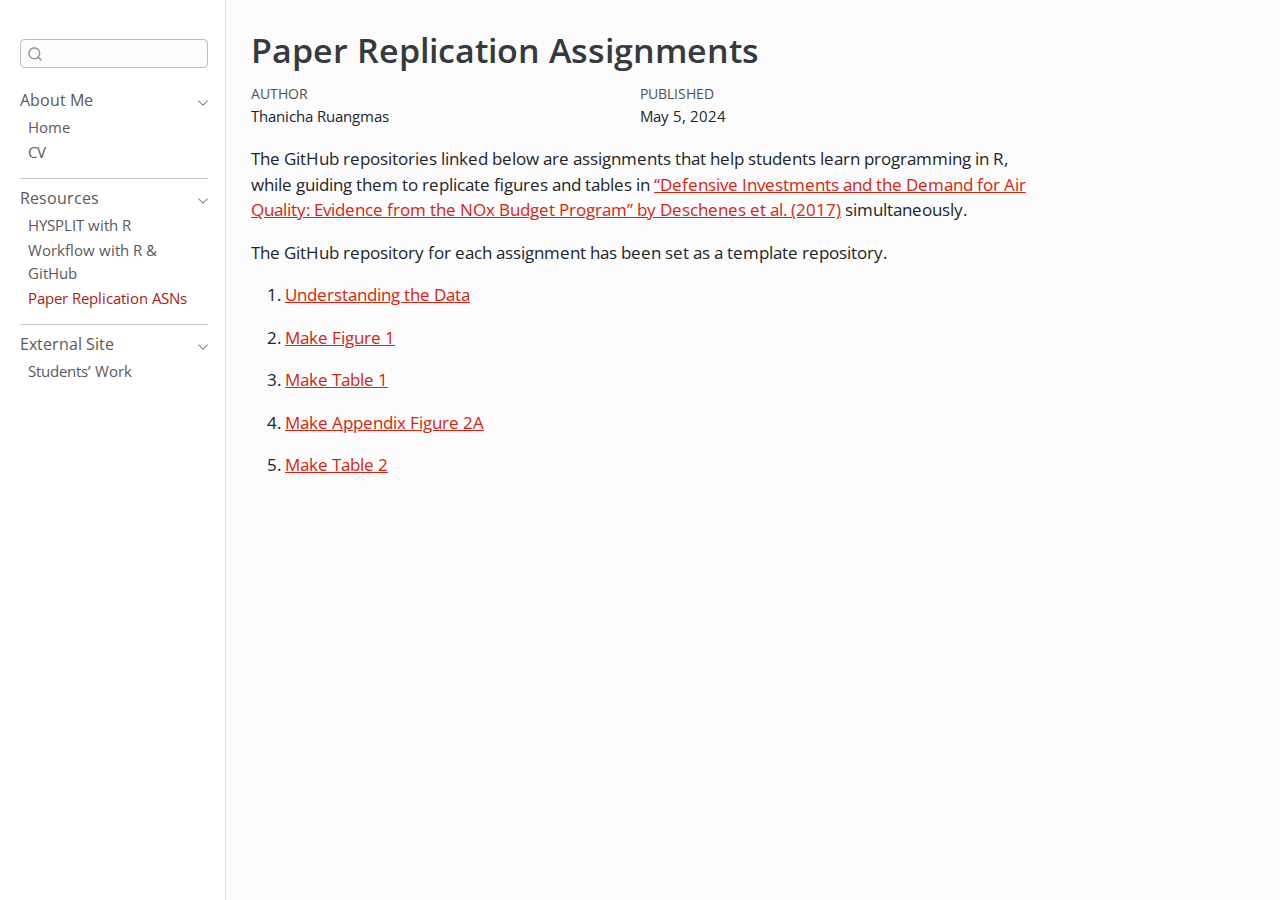
<file: docs/paper-replication.html>
<!DOCTYPE html>
<html xmlns="http://www.w3.org/1999/xhtml" lang="en" xml:lang="en"><head>

<meta charset="utf-8">
<meta name="generator" content="quarto-1.3.353">

<meta name="viewport" content="width=device-width, initial-scale=1.0, user-scalable=yes">

<meta name="author" content="Thanicha Ruangmas">
<meta name="dcterms.date" content="2024-05-05">

<title>Paper Replication Assignments</title>
<style>
code{white-space: pre-wrap;}
span.smallcaps{font-variant: small-caps;}
div.columns{display: flex; gap: min(4vw, 1.5em);}
div.column{flex: auto; overflow-x: auto;}
div.hanging-indent{margin-left: 1.5em; text-indent: -1.5em;}
ul.task-list{list-style: none;}
ul.task-list li input[type="checkbox"] {
  width: 0.8em;
  margin: 0 0.8em 0.2em -1em; /* quarto-specific, see https://github.com/quarto-dev/quarto-cli/issues/4556 */ 
  vertical-align: middle;
}
</style>


<script src="site_libs/quarto-nav/quarto-nav.js"></script>
<script src="site_libs/quarto-nav/headroom.min.js"></script>
<script src="site_libs/clipboard/clipboard.min.js"></script>
<script src="site_libs/quarto-search/autocomplete.umd.js"></script>
<script src="site_libs/quarto-search/fuse.min.js"></script>
<script src="site_libs/quarto-search/quarto-search.js"></script>
<meta name="quarto:offset" content="./">
<script src="site_libs/quarto-html/quarto.js"></script>
<script src="site_libs/quarto-html/popper.min.js"></script>
<script src="site_libs/quarto-html/tippy.umd.min.js"></script>
<script src="site_libs/quarto-html/anchor.min.js"></script>
<link href="site_libs/quarto-html/tippy.css" rel="stylesheet">
<link href="site_libs/quarto-html/quarto-syntax-highlighting.css" rel="stylesheet" id="quarto-text-highlighting-styles">
<script src="site_libs/bootstrap/bootstrap.min.js"></script>
<link href="site_libs/bootstrap/bootstrap-icons.css" rel="stylesheet">
<link href="site_libs/bootstrap/bootstrap.min.css" rel="stylesheet" id="quarto-bootstrap" data-mode="light">
<script id="quarto-search-options" type="application/json">{
  "location": "sidebar",
  "copy-button": false,
  "collapse-after": 3,
  "panel-placement": "start",
  "type": "textbox",
  "limit": 20,
  "language": {
    "search-no-results-text": "No results",
    "search-matching-documents-text": "matching documents",
    "search-copy-link-title": "Copy link to search",
    "search-hide-matches-text": "Hide additional matches",
    "search-more-match-text": "more match in this document",
    "search-more-matches-text": "more matches in this document",
    "search-clear-button-title": "Clear",
    "search-detached-cancel-button-title": "Cancel",
    "search-submit-button-title": "Submit"
  }
}</script>


</head>

<body class="nav-sidebar docked">

<div id="quarto-search-results"></div>
  <header id="quarto-header" class="headroom fixed-top">
  <nav class="quarto-secondary-nav">
    <div class="container-fluid d-flex">
      <button type="button" class="quarto-btn-toggle btn" data-bs-toggle="collapse" data-bs-target="#quarto-sidebar,#quarto-sidebar-glass" aria-controls="quarto-sidebar" aria-expanded="false" aria-label="Toggle sidebar navigation" onclick="if (window.quartoToggleHeadroom) { window.quartoToggleHeadroom(); }">
        <i class="bi bi-layout-text-sidebar-reverse"></i>
      </button>
      <nav class="quarto-page-breadcrumbs" aria-label="breadcrumb"><ol class="breadcrumb"><li class="breadcrumb-item"><a href="./hysplit.html">Resources</a></li><li class="breadcrumb-item"><a href="./paper-replication.html">Paper Replication ASNs</a></li></ol></nav>
      <a class="flex-grow-1" role="button" data-bs-toggle="collapse" data-bs-target="#quarto-sidebar,#quarto-sidebar-glass" aria-controls="quarto-sidebar" aria-expanded="false" aria-label="Toggle sidebar navigation" onclick="if (window.quartoToggleHeadroom) { window.quartoToggleHeadroom(); }">      
      </a>
      <button type="button" class="btn quarto-search-button" aria-label="Search" onclick="window.quartoOpenSearch();">
        <i class="bi bi-search"></i>
      </button>
    </div>
  </nav>
</header>
<!-- content -->
<div id="quarto-content" class="quarto-container page-columns page-rows-contents page-layout-article">
<!-- sidebar -->
  <nav id="quarto-sidebar" class="sidebar collapse collapse-horizontal sidebar-navigation docked overflow-auto">
        <div class="mt-2 flex-shrink-0 align-items-center">
        <div class="sidebar-search">
        <div id="quarto-search" class="" title="Search"></div>
        </div>
        </div>
    <div class="sidebar-menu-container"> 
    <ul class="list-unstyled mt-1">
        <li class="sidebar-item sidebar-item-section">
      <div class="sidebar-item-container"> 
            <a class="sidebar-item-text sidebar-link text-start" data-bs-toggle="collapse" data-bs-target="#quarto-sidebar-section-1" aria-expanded="true">
 <span class="menu-text">About Me</span></a>
          <a class="sidebar-item-toggle text-start" data-bs-toggle="collapse" data-bs-target="#quarto-sidebar-section-1" aria-expanded="true" aria-label="Toggle section">
            <i class="bi bi-chevron-right ms-2"></i>
          </a> 
      </div>
      <ul id="quarto-sidebar-section-1" class="collapse list-unstyled sidebar-section depth1 show">  
          <li class="sidebar-item">
  <div class="sidebar-item-container"> 
  <a href="./index.html" class="sidebar-item-text sidebar-link">
 <span class="menu-text">Home</span></a>
  </div>
</li>
          <li class="sidebar-item">
  <div class="sidebar-item-container"> 
  <a href="./mycv.html" class="sidebar-item-text sidebar-link">
 <span class="menu-text">CV</span></a>
  </div>
</li>
      </ul>
  </li>
        <li class="px-0"><hr class="sidebar-divider hi "></li>
        <li class="sidebar-item sidebar-item-section">
      <div class="sidebar-item-container"> 
            <a class="sidebar-item-text sidebar-link text-start" data-bs-toggle="collapse" data-bs-target="#quarto-sidebar-section-2" aria-expanded="true">
 <span class="menu-text">Resources</span></a>
          <a class="sidebar-item-toggle text-start" data-bs-toggle="collapse" data-bs-target="#quarto-sidebar-section-2" aria-expanded="true" aria-label="Toggle section">
            <i class="bi bi-chevron-right ms-2"></i>
          </a> 
      </div>
      <ul id="quarto-sidebar-section-2" class="collapse list-unstyled sidebar-section depth1 show">  
          <li class="sidebar-item">
  <div class="sidebar-item-container"> 
  <a href="./hysplit.html" class="sidebar-item-text sidebar-link">
 <span class="menu-text">HYSPLIT with R</span></a>
  </div>
</li>
          <li class="sidebar-item">
  <div class="sidebar-item-container"> 
  <a href="./r-and-github.html" class="sidebar-item-text sidebar-link">
 <span class="menu-text">Workflow with R &amp; GitHub</span></a>
  </div>
</li>
          <li class="sidebar-item">
  <div class="sidebar-item-container"> 
  <a href="./paper-replication.html" class="sidebar-item-text sidebar-link active">
 <span class="menu-text">Paper Replication ASNs</span></a>
  </div>
</li>
      </ul>
  </li>
        <li class="px-0"><hr class="sidebar-divider hi "></li>
        <li class="sidebar-item sidebar-item-section">
      <div class="sidebar-item-container"> 
            <a class="sidebar-item-text sidebar-link text-start" data-bs-toggle="collapse" data-bs-target="#quarto-sidebar-section-3" aria-expanded="true">
 <span class="menu-text">External Site</span></a>
          <a class="sidebar-item-toggle text-start" data-bs-toggle="collapse" data-bs-target="#quarto-sidebar-section-3" aria-expanded="true" aria-label="Toggle section">
            <i class="bi bi-chevron-right ms-2"></i>
          </a> 
      </div>
      <ul id="quarto-sidebar-section-3" class="collapse list-unstyled sidebar-section depth1 show">  
          <li class="sidebar-item">
  <div class="sidebar-item-container"> 
  <a href="https://umdfiresa.github.io" class="sidebar-item-text sidebar-link">
 <span class="menu-text">Students’ Work</span></a>
  </div>
</li>
      </ul>
  </li>
    </ul>
    </div>
</nav>
<div id="quarto-sidebar-glass" data-bs-toggle="collapse" data-bs-target="#quarto-sidebar,#quarto-sidebar-glass"></div>
<!-- margin-sidebar -->
    <div id="quarto-margin-sidebar" class="sidebar margin-sidebar">
        
    </div>
<!-- main -->
<main class="content" id="quarto-document-content">

<header id="title-block-header" class="quarto-title-block default">
<div class="quarto-title">
<h1 class="title">Paper Replication Assignments</h1>
</div>



<div class="quarto-title-meta">

    <div>
    <div class="quarto-title-meta-heading">Author</div>
    <div class="quarto-title-meta-contents">
             <p>Thanicha Ruangmas </p>
          </div>
  </div>
    
    <div>
    <div class="quarto-title-meta-heading">Published</div>
    <div class="quarto-title-meta-contents">
      <p class="date">May 5, 2024</p>
    </div>
  </div>
  
    
  </div>
  

</header>

<p>The GitHub repositories linked below are assignments that help students learn programming in R, while guiding them to replicate figures and tables in <a href="https://www.aeaweb.org/articles?id=10.1257/aer.20131002">“Defensive Investments and the Demand for Air Quality: Evidence from the NOx Budget Program” by Deschenes et al.&nbsp;(2017)</a> simultaneously.</p>
<p>The GitHub repository for each assignment has been set as a template repository.</p>
<ol type="1">
<li><p><a href="https://github.com/ruangmas/rep-asn-1">Understanding the Data</a></p></li>
<li><p><a href="https://github.com/ruangmas/rep-asn-2">Make Figure 1</a></p></li>
<li><p><a href="https://github.com/ruangmas/rep-asn-3">Make Table 1</a></p></li>
<li><p><a href="https://github.com/ruangmas/rep-asn-4">Make Appendix Figure 2A</a></p></li>
<li><p><a href="https://github.com/ruangmas/rep-asn-5">Make Table 2</a></p></li>
</ol>



</main> <!-- /main -->
<script id="quarto-html-after-body" type="application/javascript">
window.document.addEventListener("DOMContentLoaded", function (event) {
  const toggleBodyColorMode = (bsSheetEl) => {
    const mode = bsSheetEl.getAttribute("data-mode");
    const bodyEl = window.document.querySelector("body");
    if (mode === "dark") {
      bodyEl.classList.add("quarto-dark");
      bodyEl.classList.remove("quarto-light");
    } else {
      bodyEl.classList.add("quarto-light");
      bodyEl.classList.remove("quarto-dark");
    }
  }
  const toggleBodyColorPrimary = () => {
    const bsSheetEl = window.document.querySelector("link#quarto-bootstrap");
    if (bsSheetEl) {
      toggleBodyColorMode(bsSheetEl);
    }
  }
  toggleBodyColorPrimary();  
  const icon = "";
  const anchorJS = new window.AnchorJS();
  anchorJS.options = {
    placement: 'right',
    icon: icon
  };
  anchorJS.add('.anchored');
  const isCodeAnnotation = (el) => {
    for (const clz of el.classList) {
      if (clz.startsWith('code-annotation-')) {                     
        return true;
      }
    }
    return false;
  }
  const clipboard = new window.ClipboardJS('.code-copy-button', {
    text: function(trigger) {
      const codeEl = trigger.previousElementSibling.cloneNode(true);
      for (const childEl of codeEl.children) {
        if (isCodeAnnotation(childEl)) {
          childEl.remove();
        }
      }
      return codeEl.innerText;
    }
  });
  clipboard.on('success', function(e) {
    // button target
    const button = e.trigger;
    // don't keep focus
    button.blur();
    // flash "checked"
    button.classList.add('code-copy-button-checked');
    var currentTitle = button.getAttribute("title");
    button.setAttribute("title", "Copied!");
    let tooltip;
    if (window.bootstrap) {
      button.setAttribute("data-bs-toggle", "tooltip");
      button.setAttribute("data-bs-placement", "left");
      button.setAttribute("data-bs-title", "Copied!");
      tooltip = new bootstrap.Tooltip(button, 
        { trigger: "manual", 
          customClass: "code-copy-button-tooltip",
          offset: [0, -8]});
      tooltip.show();    
    }
    setTimeout(function() {
      if (tooltip) {
        tooltip.hide();
        button.removeAttribute("data-bs-title");
        button.removeAttribute("data-bs-toggle");
        button.removeAttribute("data-bs-placement");
      }
      button.setAttribute("title", currentTitle);
      button.classList.remove('code-copy-button-checked');
    }, 1000);
    // clear code selection
    e.clearSelection();
  });
  function tippyHover(el, contentFn) {
    const config = {
      allowHTML: true,
      content: contentFn,
      maxWidth: 500,
      delay: 100,
      arrow: false,
      appendTo: function(el) {
          return el.parentElement;
      },
      interactive: true,
      interactiveBorder: 10,
      theme: 'quarto',
      placement: 'bottom-start'
    };
    window.tippy(el, config); 
  }
  const noterefs = window.document.querySelectorAll('a[role="doc-noteref"]');
  for (var i=0; i<noterefs.length; i++) {
    const ref = noterefs[i];
    tippyHover(ref, function() {
      // use id or data attribute instead here
      let href = ref.getAttribute('data-footnote-href') || ref.getAttribute('href');
      try { href = new URL(href).hash; } catch {}
      const id = href.replace(/^#\/?/, "");
      const note = window.document.getElementById(id);
      return note.innerHTML;
    });
  }
      let selectedAnnoteEl;
      const selectorForAnnotation = ( cell, annotation) => {
        let cellAttr = 'data-code-cell="' + cell + '"';
        let lineAttr = 'data-code-annotation="' +  annotation + '"';
        const selector = 'span[' + cellAttr + '][' + lineAttr + ']';
        return selector;
      }
      const selectCodeLines = (annoteEl) => {
        const doc = window.document;
        const targetCell = annoteEl.getAttribute("data-target-cell");
        const targetAnnotation = annoteEl.getAttribute("data-target-annotation");
        const annoteSpan = window.document.querySelector(selectorForAnnotation(targetCell, targetAnnotation));
        const lines = annoteSpan.getAttribute("data-code-lines").split(",");
        const lineIds = lines.map((line) => {
          return targetCell + "-" + line;
        })
        let top = null;
        let height = null;
        let parent = null;
        if (lineIds.length > 0) {
            //compute the position of the single el (top and bottom and make a div)
            const el = window.document.getElementById(lineIds[0]);
            top = el.offsetTop;
            height = el.offsetHeight;
            parent = el.parentElement.parentElement;
          if (lineIds.length > 1) {
            const lastEl = window.document.getElementById(lineIds[lineIds.length - 1]);
            const bottom = lastEl.offsetTop + lastEl.offsetHeight;
            height = bottom - top;
          }
          if (top !== null && height !== null && parent !== null) {
            // cook up a div (if necessary) and position it 
            let div = window.document.getElementById("code-annotation-line-highlight");
            if (div === null) {
              div = window.document.createElement("div");
              div.setAttribute("id", "code-annotation-line-highlight");
              div.style.position = 'absolute';
              parent.appendChild(div);
            }
            div.style.top = top - 2 + "px";
            div.style.height = height + 4 + "px";
            let gutterDiv = window.document.getElementById("code-annotation-line-highlight-gutter");
            if (gutterDiv === null) {
              gutterDiv = window.document.createElement("div");
              gutterDiv.setAttribute("id", "code-annotation-line-highlight-gutter");
              gutterDiv.style.position = 'absolute';
              const codeCell = window.document.getElementById(targetCell);
              const gutter = codeCell.querySelector('.code-annotation-gutter');
              gutter.appendChild(gutterDiv);
            }
            gutterDiv.style.top = top - 2 + "px";
            gutterDiv.style.height = height + 4 + "px";
          }
          selectedAnnoteEl = annoteEl;
        }
      };
      const unselectCodeLines = () => {
        const elementsIds = ["code-annotation-line-highlight", "code-annotation-line-highlight-gutter"];
        elementsIds.forEach((elId) => {
          const div = window.document.getElementById(elId);
          if (div) {
            div.remove();
          }
        });
        selectedAnnoteEl = undefined;
      };
      // Attach click handler to the DT
      const annoteDls = window.document.querySelectorAll('dt[data-target-cell]');
      for (const annoteDlNode of annoteDls) {
        annoteDlNode.addEventListener('click', (event) => {
          const clickedEl = event.target;
          if (clickedEl !== selectedAnnoteEl) {
            unselectCodeLines();
            const activeEl = window.document.querySelector('dt[data-target-cell].code-annotation-active');
            if (activeEl) {
              activeEl.classList.remove('code-annotation-active');
            }
            selectCodeLines(clickedEl);
            clickedEl.classList.add('code-annotation-active');
          } else {
            // Unselect the line
            unselectCodeLines();
            clickedEl.classList.remove('code-annotation-active');
          }
        });
      }
  const findCites = (el) => {
    const parentEl = el.parentElement;
    if (parentEl) {
      const cites = parentEl.dataset.cites;
      if (cites) {
        return {
          el,
          cites: cites.split(' ')
        };
      } else {
        return findCites(el.parentElement)
      }
    } else {
      return undefined;
    }
  };
  var bibliorefs = window.document.querySelectorAll('a[role="doc-biblioref"]');
  for (var i=0; i<bibliorefs.length; i++) {
    const ref = bibliorefs[i];
    const citeInfo = findCites(ref);
    if (citeInfo) {
      tippyHover(citeInfo.el, function() {
        var popup = window.document.createElement('div');
        citeInfo.cites.forEach(function(cite) {
          var citeDiv = window.document.createElement('div');
          citeDiv.classList.add('hanging-indent');
          citeDiv.classList.add('csl-entry');
          var biblioDiv = window.document.getElementById('ref-' + cite);
          if (biblioDiv) {
            citeDiv.innerHTML = biblioDiv.innerHTML;
          }
          popup.appendChild(citeDiv);
        });
        return popup.innerHTML;
      });
    }
  }
});
</script>
</div> <!-- /content -->



</body></html>
</file>
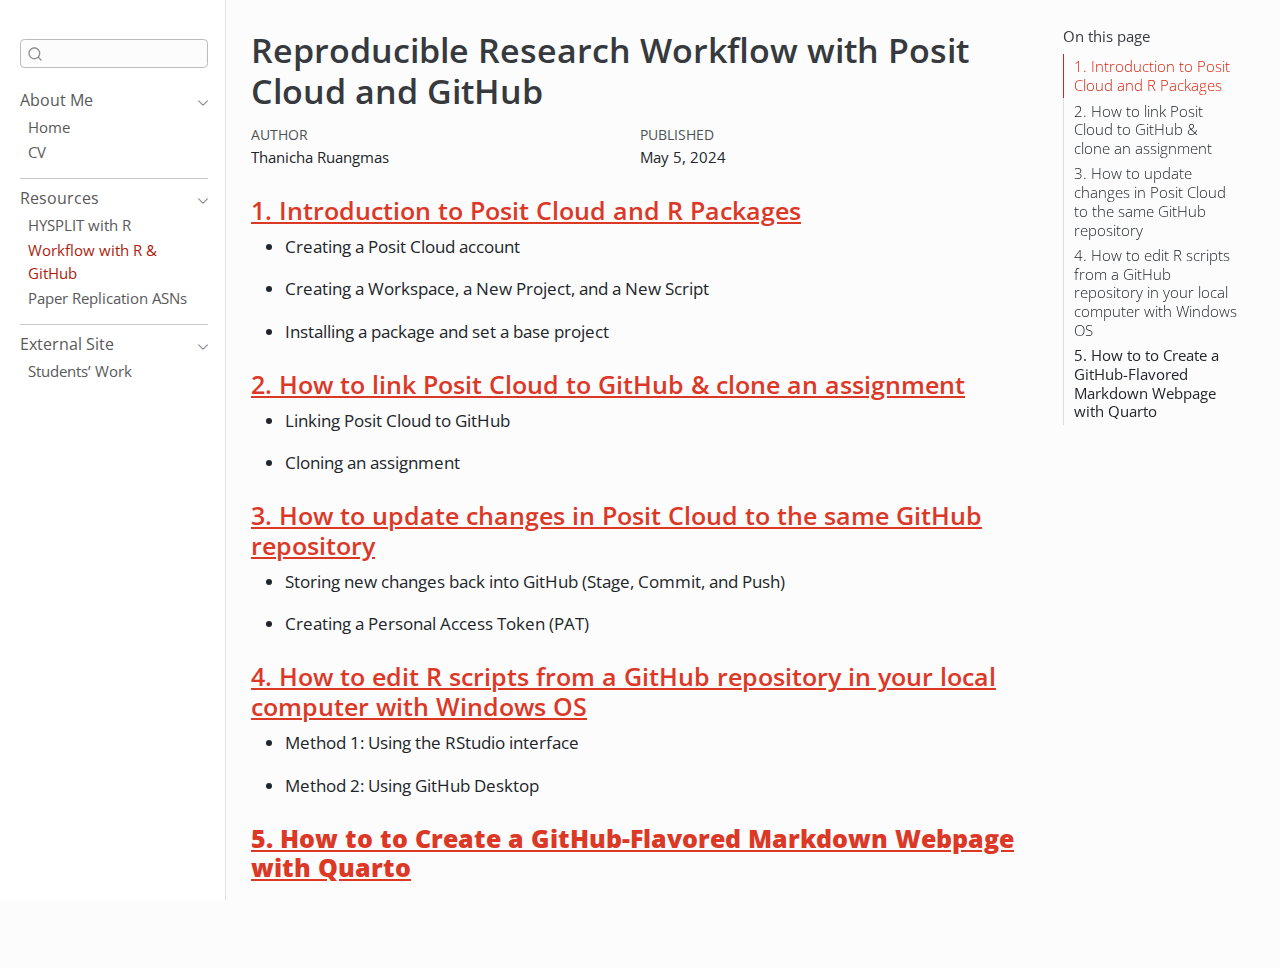
<file: docs/r-and-github.html>
<!DOCTYPE html>
<html xmlns="http://www.w3.org/1999/xhtml" lang="en" xml:lang="en"><head>

<meta charset="utf-8">
<meta name="generator" content="quarto-1.3.353">

<meta name="viewport" content="width=device-width, initial-scale=1.0, user-scalable=yes">

<meta name="author" content="Thanicha Ruangmas">
<meta name="dcterms.date" content="2024-05-05">

<title>Reproducible Research Workflow with Posit Cloud and GitHub</title>
<style>
code{white-space: pre-wrap;}
span.smallcaps{font-variant: small-caps;}
div.columns{display: flex; gap: min(4vw, 1.5em);}
div.column{flex: auto; overflow-x: auto;}
div.hanging-indent{margin-left: 1.5em; text-indent: -1.5em;}
ul.task-list{list-style: none;}
ul.task-list li input[type="checkbox"] {
  width: 0.8em;
  margin: 0 0.8em 0.2em -1em; /* quarto-specific, see https://github.com/quarto-dev/quarto-cli/issues/4556 */ 
  vertical-align: middle;
}
</style>


<script src="site_libs/quarto-nav/quarto-nav.js"></script>
<script src="site_libs/quarto-nav/headroom.min.js"></script>
<script src="site_libs/clipboard/clipboard.min.js"></script>
<script src="site_libs/quarto-search/autocomplete.umd.js"></script>
<script src="site_libs/quarto-search/fuse.min.js"></script>
<script src="site_libs/quarto-search/quarto-search.js"></script>
<meta name="quarto:offset" content="./">
<script src="site_libs/quarto-html/quarto.js"></script>
<script src="site_libs/quarto-html/popper.min.js"></script>
<script src="site_libs/quarto-html/tippy.umd.min.js"></script>
<script src="site_libs/quarto-html/anchor.min.js"></script>
<link href="site_libs/quarto-html/tippy.css" rel="stylesheet">
<link href="site_libs/quarto-html/quarto-syntax-highlighting.css" rel="stylesheet" id="quarto-text-highlighting-styles">
<script src="site_libs/bootstrap/bootstrap.min.js"></script>
<link href="site_libs/bootstrap/bootstrap-icons.css" rel="stylesheet">
<link href="site_libs/bootstrap/bootstrap.min.css" rel="stylesheet" id="quarto-bootstrap" data-mode="light">
<script id="quarto-search-options" type="application/json">{
  "location": "sidebar",
  "copy-button": false,
  "collapse-after": 3,
  "panel-placement": "start",
  "type": "textbox",
  "limit": 20,
  "language": {
    "search-no-results-text": "No results",
    "search-matching-documents-text": "matching documents",
    "search-copy-link-title": "Copy link to search",
    "search-hide-matches-text": "Hide additional matches",
    "search-more-match-text": "more match in this document",
    "search-more-matches-text": "more matches in this document",
    "search-clear-button-title": "Clear",
    "search-detached-cancel-button-title": "Cancel",
    "search-submit-button-title": "Submit"
  }
}</script>


</head>

<body class="nav-sidebar docked">

<div id="quarto-search-results"></div>
  <header id="quarto-header" class="headroom fixed-top">
  <nav class="quarto-secondary-nav">
    <div class="container-fluid d-flex">
      <button type="button" class="quarto-btn-toggle btn" data-bs-toggle="collapse" data-bs-target="#quarto-sidebar,#quarto-sidebar-glass" aria-controls="quarto-sidebar" aria-expanded="false" aria-label="Toggle sidebar navigation" onclick="if (window.quartoToggleHeadroom) { window.quartoToggleHeadroom(); }">
        <i class="bi bi-layout-text-sidebar-reverse"></i>
      </button>
      <nav class="quarto-page-breadcrumbs" aria-label="breadcrumb"><ol class="breadcrumb"><li class="breadcrumb-item"><a href="./hysplit.html">Resources</a></li><li class="breadcrumb-item"><a href="./r-and-github.html">Workflow with R &amp; GitHub</a></li></ol></nav>
      <a class="flex-grow-1" role="button" data-bs-toggle="collapse" data-bs-target="#quarto-sidebar,#quarto-sidebar-glass" aria-controls="quarto-sidebar" aria-expanded="false" aria-label="Toggle sidebar navigation" onclick="if (window.quartoToggleHeadroom) { window.quartoToggleHeadroom(); }">      
      </a>
      <button type="button" class="btn quarto-search-button" aria-label="Search" onclick="window.quartoOpenSearch();">
        <i class="bi bi-search"></i>
      </button>
    </div>
  </nav>
</header>
<!-- content -->
<div id="quarto-content" class="quarto-container page-columns page-rows-contents page-layout-article">
<!-- sidebar -->
  <nav id="quarto-sidebar" class="sidebar collapse collapse-horizontal sidebar-navigation docked overflow-auto">
        <div class="mt-2 flex-shrink-0 align-items-center">
        <div class="sidebar-search">
        <div id="quarto-search" class="" title="Search"></div>
        </div>
        </div>
    <div class="sidebar-menu-container"> 
    <ul class="list-unstyled mt-1">
        <li class="sidebar-item sidebar-item-section">
      <div class="sidebar-item-container"> 
            <a class="sidebar-item-text sidebar-link text-start" data-bs-toggle="collapse" data-bs-target="#quarto-sidebar-section-1" aria-expanded="true">
 <span class="menu-text">About Me</span></a>
          <a class="sidebar-item-toggle text-start" data-bs-toggle="collapse" data-bs-target="#quarto-sidebar-section-1" aria-expanded="true" aria-label="Toggle section">
            <i class="bi bi-chevron-right ms-2"></i>
          </a> 
      </div>
      <ul id="quarto-sidebar-section-1" class="collapse list-unstyled sidebar-section depth1 show">  
          <li class="sidebar-item">
  <div class="sidebar-item-container"> 
  <a href="./index.html" class="sidebar-item-text sidebar-link">
 <span class="menu-text">Home</span></a>
  </div>
</li>
          <li class="sidebar-item">
  <div class="sidebar-item-container"> 
  <a href="./mycv.html" class="sidebar-item-text sidebar-link">
 <span class="menu-text">CV</span></a>
  </div>
</li>
      </ul>
  </li>
        <li class="px-0"><hr class="sidebar-divider hi "></li>
        <li class="sidebar-item sidebar-item-section">
      <div class="sidebar-item-container"> 
            <a class="sidebar-item-text sidebar-link text-start" data-bs-toggle="collapse" data-bs-target="#quarto-sidebar-section-2" aria-expanded="true">
 <span class="menu-text">Resources</span></a>
          <a class="sidebar-item-toggle text-start" data-bs-toggle="collapse" data-bs-target="#quarto-sidebar-section-2" aria-expanded="true" aria-label="Toggle section">
            <i class="bi bi-chevron-right ms-2"></i>
          </a> 
      </div>
      <ul id="quarto-sidebar-section-2" class="collapse list-unstyled sidebar-section depth1 show">  
          <li class="sidebar-item">
  <div class="sidebar-item-container"> 
  <a href="./hysplit.html" class="sidebar-item-text sidebar-link">
 <span class="menu-text">HYSPLIT with R</span></a>
  </div>
</li>
          <li class="sidebar-item">
  <div class="sidebar-item-container"> 
  <a href="./r-and-github.html" class="sidebar-item-text sidebar-link active">
 <span class="menu-text">Workflow with R &amp; GitHub</span></a>
  </div>
</li>
          <li class="sidebar-item">
  <div class="sidebar-item-container"> 
  <a href="./paper-replication.html" class="sidebar-item-text sidebar-link">
 <span class="menu-text">Paper Replication ASNs</span></a>
  </div>
</li>
      </ul>
  </li>
        <li class="px-0"><hr class="sidebar-divider hi "></li>
        <li class="sidebar-item sidebar-item-section">
      <div class="sidebar-item-container"> 
            <a class="sidebar-item-text sidebar-link text-start" data-bs-toggle="collapse" data-bs-target="#quarto-sidebar-section-3" aria-expanded="true">
 <span class="menu-text">External Site</span></a>
          <a class="sidebar-item-toggle text-start" data-bs-toggle="collapse" data-bs-target="#quarto-sidebar-section-3" aria-expanded="true" aria-label="Toggle section">
            <i class="bi bi-chevron-right ms-2"></i>
          </a> 
      </div>
      <ul id="quarto-sidebar-section-3" class="collapse list-unstyled sidebar-section depth1 show">  
          <li class="sidebar-item">
  <div class="sidebar-item-container"> 
  <a href="https://umdfiresa.github.io" class="sidebar-item-text sidebar-link">
 <span class="menu-text">Students’ Work</span></a>
  </div>
</li>
      </ul>
  </li>
    </ul>
    </div>
</nav>
<div id="quarto-sidebar-glass" data-bs-toggle="collapse" data-bs-target="#quarto-sidebar,#quarto-sidebar-glass"></div>
<!-- margin-sidebar -->
    <div id="quarto-margin-sidebar" class="sidebar margin-sidebar">
        <nav id="TOC" role="doc-toc" class="toc-active">
    <h2 id="toc-title">On this page</h2>
   
  <ul>
  <li><a href="#introduction-to-posit-cloud-and-r-packages" id="toc-introduction-to-posit-cloud-and-r-packages" class="nav-link active" data-scroll-target="#introduction-to-posit-cloud-and-r-packages">1. Introduction to Posit Cloud and R Packages</a></li>
  <li><a href="#how-to-link-posit-cloud-to-github-clone-an-assignment" id="toc-how-to-link-posit-cloud-to-github-clone-an-assignment" class="nav-link" data-scroll-target="#how-to-link-posit-cloud-to-github-clone-an-assignment">2. How to link Posit Cloud to GitHub &amp; clone an assignment</a></li>
  <li><a href="#how-to-update-changes-in-posit-cloud-to-the-same-github-repository" id="toc-how-to-update-changes-in-posit-cloud-to-the-same-github-repository" class="nav-link" data-scroll-target="#how-to-update-changes-in-posit-cloud-to-the-same-github-repository">3. How to update changes in Posit Cloud to the same GitHub repository</a></li>
  <li><a href="#how-to-edit-r-scripts-from-a-github-repository-in-your-local-computer-with-windows-os" id="toc-how-to-edit-r-scripts-from-a-github-repository-in-your-local-computer-with-windows-os" class="nav-link" data-scroll-target="#how-to-edit-r-scripts-from-a-github-repository-in-your-local-computer-with-windows-os">4. How to edit R scripts from a GitHub repository in your local computer with Windows OS</a></li>
  <li><a href="#how-to-to-create-a-github-flavored-markdown-webpage-with-quarto" id="toc-how-to-to-create-a-github-flavored-markdown-webpage-with-quarto" class="nav-link" data-scroll-target="#how-to-to-create-a-github-flavored-markdown-webpage-with-quarto"><strong>5. How to to Create a GitHub-Flavored Markdown Webpage with Quarto</strong></a></li>
  </ul>
</nav>
    </div>
<!-- main -->
<main class="content" id="quarto-document-content">

<header id="title-block-header" class="quarto-title-block default">
<div class="quarto-title">
<h1 class="title">Reproducible Research Workflow with Posit Cloud and GitHub</h1>
</div>



<div class="quarto-title-meta">

    <div>
    <div class="quarto-title-meta-heading">Author</div>
    <div class="quarto-title-meta-contents">
             <p>Thanicha Ruangmas </p>
          </div>
  </div>
    
    <div>
    <div class="quarto-title-meta-heading">Published</div>
    <div class="quarto-title-meta-contents">
      <p class="date">May 5, 2024</p>
    </div>
  </div>
  
    
  </div>
  

</header>

<section id="introduction-to-posit-cloud-and-r-packages" class="level3">
<h3 class="anchored" data-anchor-id="introduction-to-posit-cloud-and-r-packages"><a href="tutorials/posit-intro-and-packages.pdf">1. Introduction to Posit Cloud and R Packages</a></h3>
<ul>
<li><p>Creating a Posit Cloud account</p></li>
<li><p>Creating a Workspace, a New Project, and a New Script</p></li>
<li><p>Installing a package and set a base project</p></li>
</ul>
</section>
<section id="how-to-link-posit-cloud-to-github-clone-an-assignment" class="level3">
<h3 class="anchored" data-anchor-id="how-to-link-posit-cloud-to-github-clone-an-assignment"><a href="tutorials/link-and-clone.pdf">2. How to link Posit Cloud to GitHub &amp; clone an assignment</a></h3>
<ul>
<li><p>Linking Posit Cloud to GitHub</p></li>
<li><p>Cloning an assignment</p></li>
</ul>
</section>
<section id="how-to-update-changes-in-posit-cloud-to-the-same-github-repository" class="level3">
<h3 class="anchored" data-anchor-id="how-to-update-changes-in-posit-cloud-to-the-same-github-repository"><a href="tutorials/commit-and-push.pdf">3. How to update changes in Posit Cloud to the same GitHub repository</a></h3>
<ul>
<li><p>Storing new changes back into GitHub (Stage, Commit, and Push)</p></li>
<li><p>Creating a Personal Access Token (PAT)</p></li>
</ul>
</section>
<section id="how-to-edit-r-scripts-from-a-github-repository-in-your-local-computer-with-windows-os" class="level3">
<h3 class="anchored" data-anchor-id="how-to-edit-r-scripts-from-a-github-repository-in-your-local-computer-with-windows-os"><a href="tutorials/local-rstudio-and-github.pdf">4. How to edit R scripts from a GitHub repository in your local computer with Windows OS</a></h3>
<ul>
<li><p>Method 1: Using the RStudio interface</p></li>
<li><p>Method 2: Using GitHub Desktop</p></li>
</ul>
</section>
<section id="how-to-to-create-a-github-flavored-markdown-webpage-with-quarto" class="level3">
<h3 class="anchored" data-anchor-id="how-to-to-create-a-github-flavored-markdown-webpage-with-quarto"><a href="tutorials/gfm.pdf"><strong>5. How to to Create a GitHub-Flavored Markdown Webpage with Quarto</strong></a></h3>


</section>

</main> <!-- /main -->
<script id="quarto-html-after-body" type="application/javascript">
window.document.addEventListener("DOMContentLoaded", function (event) {
  const toggleBodyColorMode = (bsSheetEl) => {
    const mode = bsSheetEl.getAttribute("data-mode");
    const bodyEl = window.document.querySelector("body");
    if (mode === "dark") {
      bodyEl.classList.add("quarto-dark");
      bodyEl.classList.remove("quarto-light");
    } else {
      bodyEl.classList.add("quarto-light");
      bodyEl.classList.remove("quarto-dark");
    }
  }
  const toggleBodyColorPrimary = () => {
    const bsSheetEl = window.document.querySelector("link#quarto-bootstrap");
    if (bsSheetEl) {
      toggleBodyColorMode(bsSheetEl);
    }
  }
  toggleBodyColorPrimary();  
  const icon = "";
  const anchorJS = new window.AnchorJS();
  anchorJS.options = {
    placement: 'right',
    icon: icon
  };
  anchorJS.add('.anchored');
  const isCodeAnnotation = (el) => {
    for (const clz of el.classList) {
      if (clz.startsWith('code-annotation-')) {                     
        return true;
      }
    }
    return false;
  }
  const clipboard = new window.ClipboardJS('.code-copy-button', {
    text: function(trigger) {
      const codeEl = trigger.previousElementSibling.cloneNode(true);
      for (const childEl of codeEl.children) {
        if (isCodeAnnotation(childEl)) {
          childEl.remove();
        }
      }
      return codeEl.innerText;
    }
  });
  clipboard.on('success', function(e) {
    // button target
    const button = e.trigger;
    // don't keep focus
    button.blur();
    // flash "checked"
    button.classList.add('code-copy-button-checked');
    var currentTitle = button.getAttribute("title");
    button.setAttribute("title", "Copied!");
    let tooltip;
    if (window.bootstrap) {
      button.setAttribute("data-bs-toggle", "tooltip");
      button.setAttribute("data-bs-placement", "left");
      button.setAttribute("data-bs-title", "Copied!");
      tooltip = new bootstrap.Tooltip(button, 
        { trigger: "manual", 
          customClass: "code-copy-button-tooltip",
          offset: [0, -8]});
      tooltip.show();    
    }
    setTimeout(function() {
      if (tooltip) {
        tooltip.hide();
        button.removeAttribute("data-bs-title");
        button.removeAttribute("data-bs-toggle");
        button.removeAttribute("data-bs-placement");
      }
      button.setAttribute("title", currentTitle);
      button.classList.remove('code-copy-button-checked');
    }, 1000);
    // clear code selection
    e.clearSelection();
  });
  function tippyHover(el, contentFn) {
    const config = {
      allowHTML: true,
      content: contentFn,
      maxWidth: 500,
      delay: 100,
      arrow: false,
      appendTo: function(el) {
          return el.parentElement;
      },
      interactive: true,
      interactiveBorder: 10,
      theme: 'quarto',
      placement: 'bottom-start'
    };
    window.tippy(el, config); 
  }
  const noterefs = window.document.querySelectorAll('a[role="doc-noteref"]');
  for (var i=0; i<noterefs.length; i++) {
    const ref = noterefs[i];
    tippyHover(ref, function() {
      // use id or data attribute instead here
      let href = ref.getAttribute('data-footnote-href') || ref.getAttribute('href');
      try { href = new URL(href).hash; } catch {}
      const id = href.replace(/^#\/?/, "");
      const note = window.document.getElementById(id);
      return note.innerHTML;
    });
  }
      let selectedAnnoteEl;
      const selectorForAnnotation = ( cell, annotation) => {
        let cellAttr = 'data-code-cell="' + cell + '"';
        let lineAttr = 'data-code-annotation="' +  annotation + '"';
        const selector = 'span[' + cellAttr + '][' + lineAttr + ']';
        return selector;
      }
      const selectCodeLines = (annoteEl) => {
        const doc = window.document;
        const targetCell = annoteEl.getAttribute("data-target-cell");
        const targetAnnotation = annoteEl.getAttribute("data-target-annotation");
        const annoteSpan = window.document.querySelector(selectorForAnnotation(targetCell, targetAnnotation));
        const lines = annoteSpan.getAttribute("data-code-lines").split(",");
        const lineIds = lines.map((line) => {
          return targetCell + "-" + line;
        })
        let top = null;
        let height = null;
        let parent = null;
        if (lineIds.length > 0) {
            //compute the position of the single el (top and bottom and make a div)
            const el = window.document.getElementById(lineIds[0]);
            top = el.offsetTop;
            height = el.offsetHeight;
            parent = el.parentElement.parentElement;
          if (lineIds.length > 1) {
            const lastEl = window.document.getElementById(lineIds[lineIds.length - 1]);
            const bottom = lastEl.offsetTop + lastEl.offsetHeight;
            height = bottom - top;
          }
          if (top !== null && height !== null && parent !== null) {
            // cook up a div (if necessary) and position it 
            let div = window.document.getElementById("code-annotation-line-highlight");
            if (div === null) {
              div = window.document.createElement("div");
              div.setAttribute("id", "code-annotation-line-highlight");
              div.style.position = 'absolute';
              parent.appendChild(div);
            }
            div.style.top = top - 2 + "px";
            div.style.height = height + 4 + "px";
            let gutterDiv = window.document.getElementById("code-annotation-line-highlight-gutter");
            if (gutterDiv === null) {
              gutterDiv = window.document.createElement("div");
              gutterDiv.setAttribute("id", "code-annotation-line-highlight-gutter");
              gutterDiv.style.position = 'absolute';
              const codeCell = window.document.getElementById(targetCell);
              const gutter = codeCell.querySelector('.code-annotation-gutter');
              gutter.appendChild(gutterDiv);
            }
            gutterDiv.style.top = top - 2 + "px";
            gutterDiv.style.height = height + 4 + "px";
          }
          selectedAnnoteEl = annoteEl;
        }
      };
      const unselectCodeLines = () => {
        const elementsIds = ["code-annotation-line-highlight", "code-annotation-line-highlight-gutter"];
        elementsIds.forEach((elId) => {
          const div = window.document.getElementById(elId);
          if (div) {
            div.remove();
          }
        });
        selectedAnnoteEl = undefined;
      };
      // Attach click handler to the DT
      const annoteDls = window.document.querySelectorAll('dt[data-target-cell]');
      for (const annoteDlNode of annoteDls) {
        annoteDlNode.addEventListener('click', (event) => {
          const clickedEl = event.target;
          if (clickedEl !== selectedAnnoteEl) {
            unselectCodeLines();
            const activeEl = window.document.querySelector('dt[data-target-cell].code-annotation-active');
            if (activeEl) {
              activeEl.classList.remove('code-annotation-active');
            }
            selectCodeLines(clickedEl);
            clickedEl.classList.add('code-annotation-active');
          } else {
            // Unselect the line
            unselectCodeLines();
            clickedEl.classList.remove('code-annotation-active');
          }
        });
      }
  const findCites = (el) => {
    const parentEl = el.parentElement;
    if (parentEl) {
      const cites = parentEl.dataset.cites;
      if (cites) {
        return {
          el,
          cites: cites.split(' ')
        };
      } else {
        return findCites(el.parentElement)
      }
    } else {
      return undefined;
    }
  };
  var bibliorefs = window.document.querySelectorAll('a[role="doc-biblioref"]');
  for (var i=0; i<bibliorefs.length; i++) {
    const ref = bibliorefs[i];
    const citeInfo = findCites(ref);
    if (citeInfo) {
      tippyHover(citeInfo.el, function() {
        var popup = window.document.createElement('div');
        citeInfo.cites.forEach(function(cite) {
          var citeDiv = window.document.createElement('div');
          citeDiv.classList.add('hanging-indent');
          citeDiv.classList.add('csl-entry');
          var biblioDiv = window.document.getElementById('ref-' + cite);
          if (biblioDiv) {
            citeDiv.innerHTML = biblioDiv.innerHTML;
          }
          popup.appendChild(citeDiv);
        });
        return popup.innerHTML;
      });
    }
  }
});
</script>
</div> <!-- /content -->



</body></html>
</file>
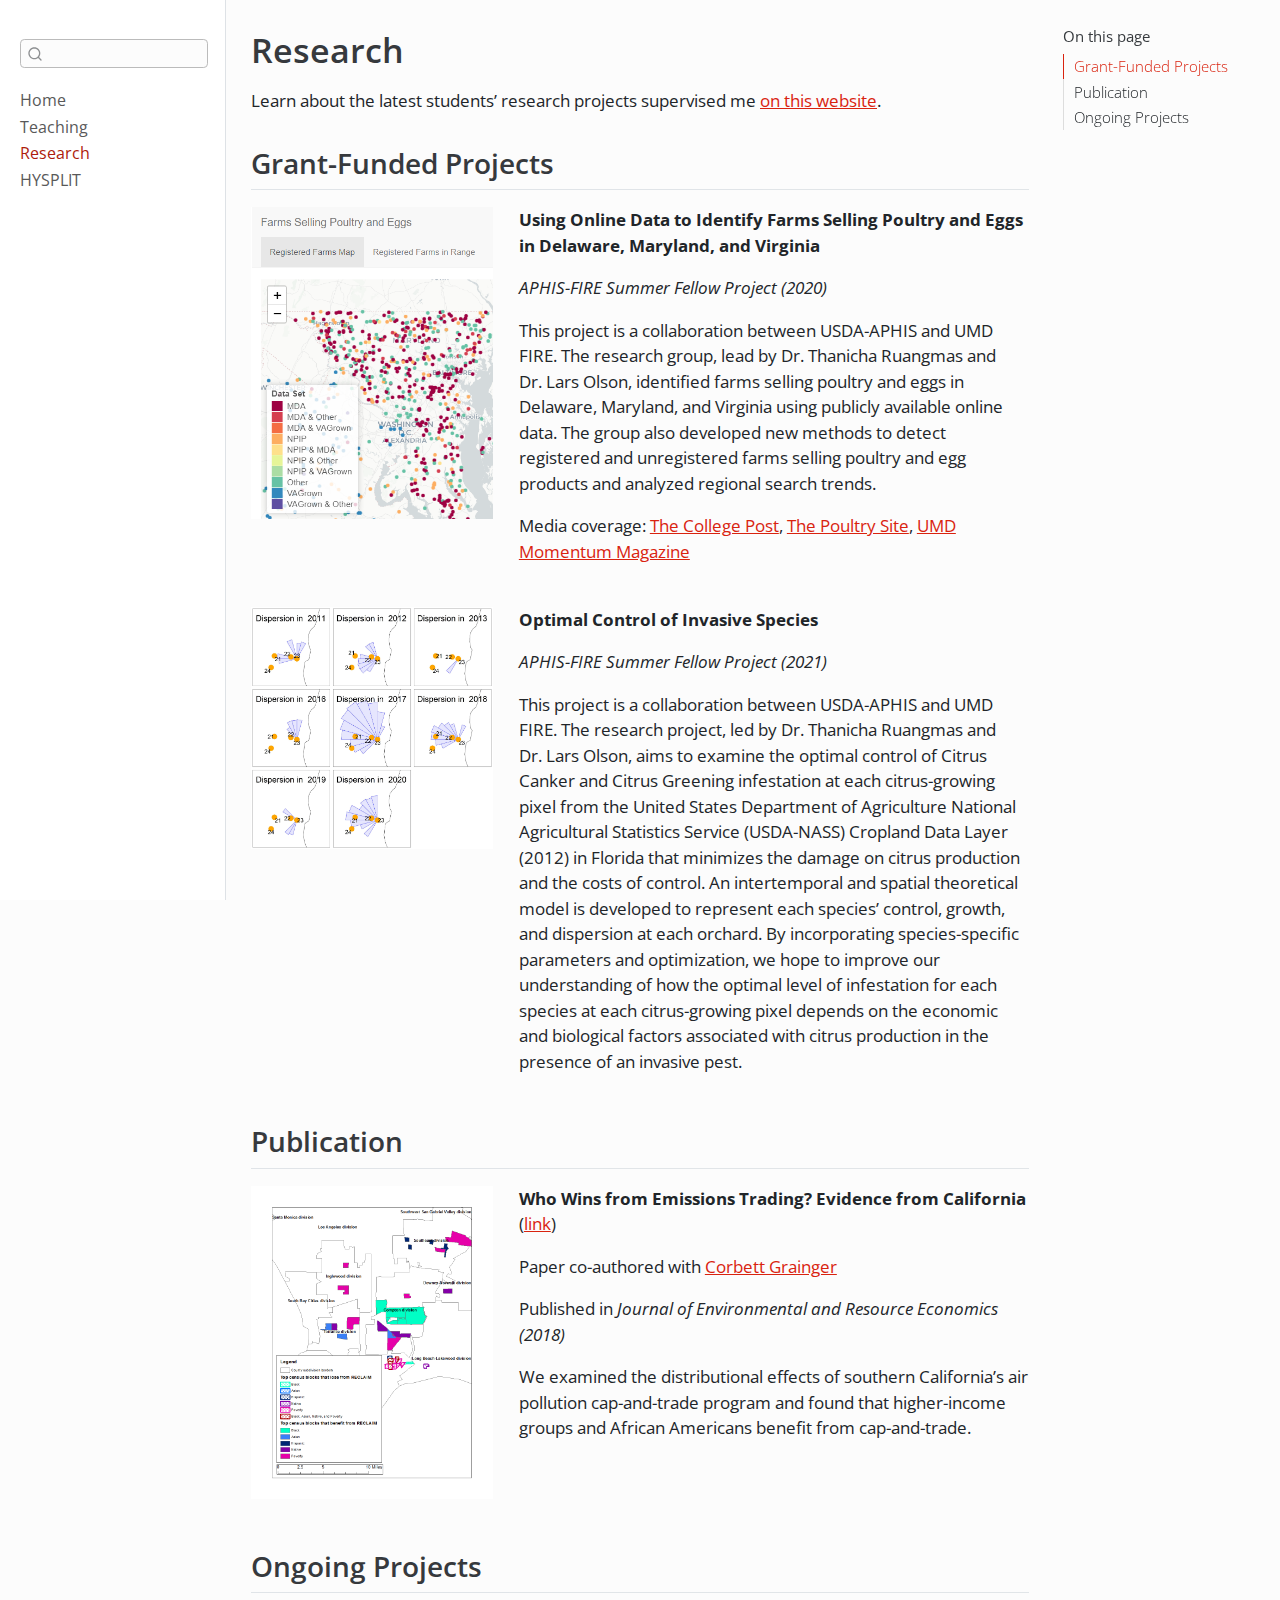
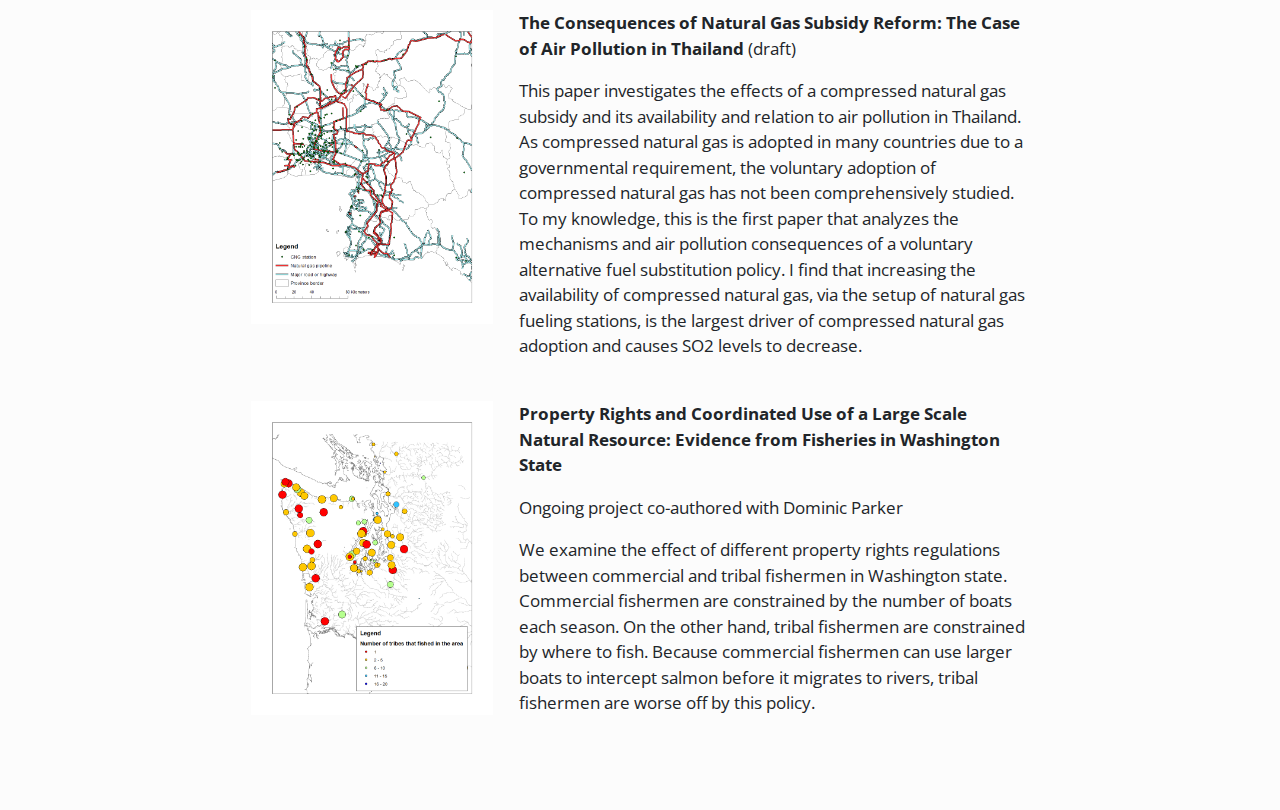
<file: docs/research.html>
<!DOCTYPE html>
<html xmlns="http://www.w3.org/1999/xhtml" lang="en" xml:lang="en"><head>

<meta charset="utf-8">
<meta name="generator" content="quarto-1.0.36">

<meta name="viewport" content="width=device-width, initial-scale=1.0, user-scalable=yes">


<title>Research</title>
<style>
code{white-space: pre-wrap;}
span.smallcaps{font-variant: small-caps;}
span.underline{text-decoration: underline;}
div.column{display: inline-block; vertical-align: top; width: 50%;}
div.hanging-indent{margin-left: 1.5em; text-indent: -1.5em;}
ul.task-list{list-style: none;}
</style>


<script src="site_libs/quarto-nav/quarto-nav.js"></script>
<script src="site_libs/quarto-nav/headroom.min.js"></script>
<script src="site_libs/clipboard/clipboard.min.js"></script>
<script src="site_libs/quarto-search/autocomplete.umd.js"></script>
<script src="site_libs/quarto-search/fuse.min.js"></script>
<script src="site_libs/quarto-search/quarto-search.js"></script>
<meta name="quarto:offset" content="./">
<script src="site_libs/quarto-html/quarto.js"></script>
<script src="site_libs/quarto-html/popper.min.js"></script>
<script src="site_libs/quarto-html/tippy.umd.min.js"></script>
<script src="site_libs/quarto-html/anchor.min.js"></script>
<link href="site_libs/quarto-html/tippy.css" rel="stylesheet">
<link href="site_libs/quarto-html/quarto-syntax-highlighting.css" rel="stylesheet" id="quarto-text-highlighting-styles">
<script src="site_libs/bootstrap/bootstrap.min.js"></script>
<link href="site_libs/bootstrap/bootstrap-icons.css" rel="stylesheet">
<link href="site_libs/bootstrap/bootstrap.min.css" rel="stylesheet" id="quarto-bootstrap" data-mode="light">
<script id="quarto-search-options" type="application/json">{
  "location": "sidebar",
  "copy-button": false,
  "collapse-after": 3,
  "panel-placement": "start",
  "type": "textbox",
  "limit": 20,
  "language": {
    "search-no-results-text": "No results",
    "search-matching-documents-text": "matching documents",
    "search-copy-link-title": "Copy link to search",
    "search-hide-matches-text": "Hide additional matches",
    "search-more-match-text": "more match in this document",
    "search-more-matches-text": "more matches in this document",
    "search-clear-button-title": "Clear",
    "search-detached-cancel-button-title": "Cancel",
    "search-submit-button-title": "Submit"
  }
}</script>


</head>

<body class="nav-sidebar docked">

<div id="quarto-search-results"></div>
  <header id="quarto-header" class="headroom fixed-top">
  <nav class="quarto-secondary-nav" data-bs-toggle="collapse" data-bs-target="#quarto-sidebar" aria-controls="quarto-sidebar" aria-expanded="false" aria-label="Toggle sidebar navigation" onclick="if (window.quartoToggleHeadroom) { window.quartoToggleHeadroom(); }">
    <div class="container-fluid d-flex justify-content-between">
      <h1 class="quarto-secondary-nav-title">Research</h1>
      <button type="button" class="quarto-btn-toggle btn" aria-label="Show secondary navigation">
        <i class="bi bi-chevron-right"></i>
      </button>
    </div>
  </nav>
</header>
<!-- content -->
<div id="quarto-content" class="quarto-container page-columns page-rows-contents page-layout-article">
<!-- sidebar -->
  <nav id="quarto-sidebar" class="sidebar collapse sidebar-navigation docked overflow-auto">
      <div class="mt-2 flex-shrink-0 align-items-center">
        <div class="sidebar-search">
        <div id="quarto-search" class="" title="Search"></div>
        </div>
      </div>
    <div class="sidebar-menu-container"> 
    <ul class="list-unstyled mt-1">
        <li class="sidebar-item">
  <div class="sidebar-item-container"> 
  <a href="./index.html" class="sidebar-item-text sidebar-link">Home</a>
  </div>
</li>
        <li class="sidebar-item">
  <div class="sidebar-item-container"> 
  <a href="./teaching.html" class="sidebar-item-text sidebar-link">Teaching</a>
  </div>
</li>
        <li class="sidebar-item">
  <div class="sidebar-item-container"> 
  <a href="./research.html" class="sidebar-item-text sidebar-link active">Research</a>
  </div>
</li>
        <li class="sidebar-item">
  <div class="sidebar-item-container"> 
  <a href="./hysplit.qmd" class="sidebar-item-text sidebar-link">HYSPLIT</a>
  </div>
</li>
    </ul>
    </div>
</nav>
<!-- margin-sidebar -->
    <div id="quarto-margin-sidebar" class="sidebar margin-sidebar">
        <nav id="TOC" role="doc-toc">
    <h2 id="toc-title">On this page</h2>
   
  <ul>
  <li><a href="#grant-funded-projects" id="toc-grant-funded-projects" class="nav-link active" data-scroll-target="#grant-funded-projects">Grant-Funded Projects</a></li>
  <li><a href="#publication" id="toc-publication" class="nav-link" data-scroll-target="#publication">Publication</a></li>
  <li><a href="#ongoing-projects" id="toc-ongoing-projects" class="nav-link" data-scroll-target="#ongoing-projects">Ongoing Projects</a></li>
  </ul>
</nav>
    </div>
<!-- main -->
<main class="content" id="quarto-document-content">

<header id="title-block-header" class="quarto-title-block default">
<div class="quarto-title">
<h1 class="title d-none d-lg-block">Research</h1>
</div>



<div class="quarto-title-meta">

    
    
  </div>
  

</header>

<p>Learn about the latest students’ research projects supervised me <a href="https://umdfiresa.github.io/hill_urd.html">on this website</a>.</p>
<section id="grant-funded-projects" class="level2">
<h2 class="anchored" data-anchor-id="grant-funded-projects">Grant-Funded Projects</h2>
<div class="grid">
<div class="g-col-4">
<p><img src="images/Capture2.png" class="img-fluid"></p>
</div>
<div class="g-col-8">
<p><strong>Using Online Data to Identify Farms Selling Poultry and Eggs in Delaware, Maryland, and Virginia</strong></p>
<p><em>APHIS-FIRE Summer Fellow Project (2020)</em></p>
<p>This project is a collaboration between USDA-APHIS and UMD FIRE. The research group, lead by Dr.&nbsp;Thanicha Ruangmas and Dr.&nbsp;Lars Olson, identified farms selling poultry and eggs in Delaware, Maryland, and Virginia using publicly available online data. The group also developed new methods to detect registered and unregistered farms selling poultry and egg products and analyzed regional search trends.</p>
<p>Media coverage: <a href="https://thecollegepost.com/maryland-students-app-chicken-farms/">The College Post</a>, <a href="https://www.thepoultrysite.com/news/2021/01/interdisciplinary-university-student-team-works-to-improve-poultry-biosecurity-through-data-science">The Poultry Site</a>, <a href="https://agnr.umd.edu/momentum-magazine/winter-2021/underclassmen-dazzle-big-brain-biosecurity">UMD Momentum Magazine</a></p>
</div>
<div class="g-col-4">
<p><img src="images/rose_years.jpg" class="img-fluid"></p>
</div>
<div class="g-col-8">
<p><strong>Optimal Control of Invasive Species</strong></p>
<p><em>APHIS-FIRE Summer Fellow Project (2021)</em></p>
<p>This project is a collaboration between USDA-APHIS and UMD FIRE. The research project, led by Dr.&nbsp;Thanicha Ruangmas and Dr.&nbsp;Lars Olson, aims to examine the optimal control of Citrus Canker and Citrus Greening infestation at each citrus-growing pixel from the United States Department of Agriculture National Agricultural Statistics Service (USDA-NASS) Cropland Data Layer (2012) in Florida that minimizes the damage on citrus production and the costs of control. An intertemporal and spatial theoretical model is developed to represent each species’ control, growth, and dispersion at each orchard. By incorporating species-specific parameters and optimization, we hope to improve our understanding of how the optimal level of infestation for each species at each citrus-growing pixel depends on the economic and biological factors associated with citrus production in the presence of an invasive pest.</p>
</div>
</div>
</section>
<section id="publication" class="level2">
<h2 class="anchored" data-anchor-id="publication">Publication</h2>
<div class="grid">
<div class="g-col-4">
<p><img src="images/gainloss_byblock_bygroup.png" class="img-fluid"></p>
</div>
<div class="g-col-8">
<p><strong>Who Wins from Emissions Trading? Evidence from California</strong> (<a href="https://link.springer.com/article/10.1007/s10640-017-0180-1">link</a>)</p>
<p>Paper co-authored with <a href="https://www.corbettgrainger.com/">Corbett Grainger</a></p>
<p>Published in <em>Journal of Environmental and Resource Economics (2018)</em></p>
<p>We examined the distributional effects of southern California’s air pollution cap-and-trade program and found that higher-income groups and African Americans benefit from cap-and-trade.</p>
</div>
</div>
</section>
<section id="ongoing-projects" class="level2">
<h2 class="anchored" data-anchor-id="ongoing-projects">Ongoing Projects</h2>
<div class="grid">
<div class="g-col-4">
<p><img src="images/cng.png" class="img-fluid"></p>
</div>
<div class="g-col-8">
<p><strong>The Consequences of Natural Gas Subsidy Reform: The Case of Air Pollution in Thailand</strong> (draft)</p>
<p>This paper investigates the effects of a compressed natural gas subsidy and its availability and relation to air pollution in Thailand. As compressed natural gas is adopted in many countries due to a governmental requirement, the voluntary adoption of compressed natural gas has not been comprehensively studied. To my knowledge, this is the first paper that analyzes the mechanisms and air pollution consequences of a voluntary alternative fuel substitution policy. I find that increasing the availability of compressed natural gas, via the setup of natural gas fueling stations, is the largest driver of compressed natural gas adoption and causes SO2 levels to decrease.</p>
</div>
<div class="g-col-4">
<p><img src="images/tribe_area_setnet.png" class="img-fluid"></p>
</div>
<div class="g-col-8">
<p><strong>Property Rights and Coordinated Use of a Large Scale Natural Resource: Evidence from Fisheries in Washington State</strong></p>
<p>Ongoing project co-authored with Dominic Parker</p>
<p>We examine the effect of different property rights regulations between commercial and tribal fishermen in Washington state. Commercial fishermen are constrained by the number of boats each season. On the other hand, tribal fishermen are constrained by where to fish. Because commercial fishermen can use larger boats to intercept salmon before it migrates to rivers, tribal fishermen are worse off by this policy.</p>
</div>
</div>


</section>

</main> <!-- /main -->
<script id="quarto-html-after-body" type="application/javascript">
window.document.addEventListener("DOMContentLoaded", function (event) {
  const toggleBodyColorMode = (bsSheetEl) => {
    const mode = bsSheetEl.getAttribute("data-mode");
    const bodyEl = window.document.querySelector("body");
    if (mode === "dark") {
      bodyEl.classList.add("quarto-dark");
      bodyEl.classList.remove("quarto-light");
    } else {
      bodyEl.classList.add("quarto-light");
      bodyEl.classList.remove("quarto-dark");
    }
  }
  const toggleBodyColorPrimary = () => {
    const bsSheetEl = window.document.querySelector("link#quarto-bootstrap");
    if (bsSheetEl) {
      toggleBodyColorMode(bsSheetEl);
    }
  }
  toggleBodyColorPrimary();  
  const icon = "";
  const anchorJS = new window.AnchorJS();
  anchorJS.options = {
    placement: 'right',
    icon: icon
  };
  anchorJS.add('.anchored');
  const clipboard = new window.ClipboardJS('.code-copy-button', {
    target: function(trigger) {
      return trigger.previousElementSibling;
    }
  });
  clipboard.on('success', function(e) {
    // button target
    const button = e.trigger;
    // don't keep focus
    button.blur();
    // flash "checked"
    button.classList.add('code-copy-button-checked');
    var currentTitle = button.getAttribute("title");
    button.setAttribute("title", "Copied!");
    setTimeout(function() {
      button.setAttribute("title", currentTitle);
      button.classList.remove('code-copy-button-checked');
    }, 1000);
    // clear code selection
    e.clearSelection();
  });
  function tippyHover(el, contentFn) {
    const config = {
      allowHTML: true,
      content: contentFn,
      maxWidth: 500,
      delay: 100,
      arrow: false,
      appendTo: function(el) {
          return el.parentElement;
      },
      interactive: true,
      interactiveBorder: 10,
      theme: 'quarto',
      placement: 'bottom-start'
    };
    window.tippy(el, config); 
  }
  const noterefs = window.document.querySelectorAll('a[role="doc-noteref"]');
  for (var i=0; i<noterefs.length; i++) {
    const ref = noterefs[i];
    tippyHover(ref, function() {
      let href = ref.getAttribute('href');
      try { href = new URL(href).hash; } catch {}
      const id = href.replace(/^#\/?/, "");
      const note = window.document.getElementById(id);
      return note.innerHTML;
    });
  }
  var bibliorefs = window.document.querySelectorAll('a[role="doc-biblioref"]');
  for (var i=0; i<bibliorefs.length; i++) {
    const ref = bibliorefs[i];
    const cites = ref.parentNode.getAttribute('data-cites').split(' ');
    tippyHover(ref, function() {
      var popup = window.document.createElement('div');
      cites.forEach(function(cite) {
        var citeDiv = window.document.createElement('div');
        citeDiv.classList.add('hanging-indent');
        citeDiv.classList.add('csl-entry');
        var biblioDiv = window.document.getElementById('ref-' + cite);
        if (biblioDiv) {
          citeDiv.innerHTML = biblioDiv.innerHTML;
        }
        popup.appendChild(citeDiv);
      });
      return popup.innerHTML;
    });
  }
});
</script>
</div> <!-- /content -->



</body></html>
</file>
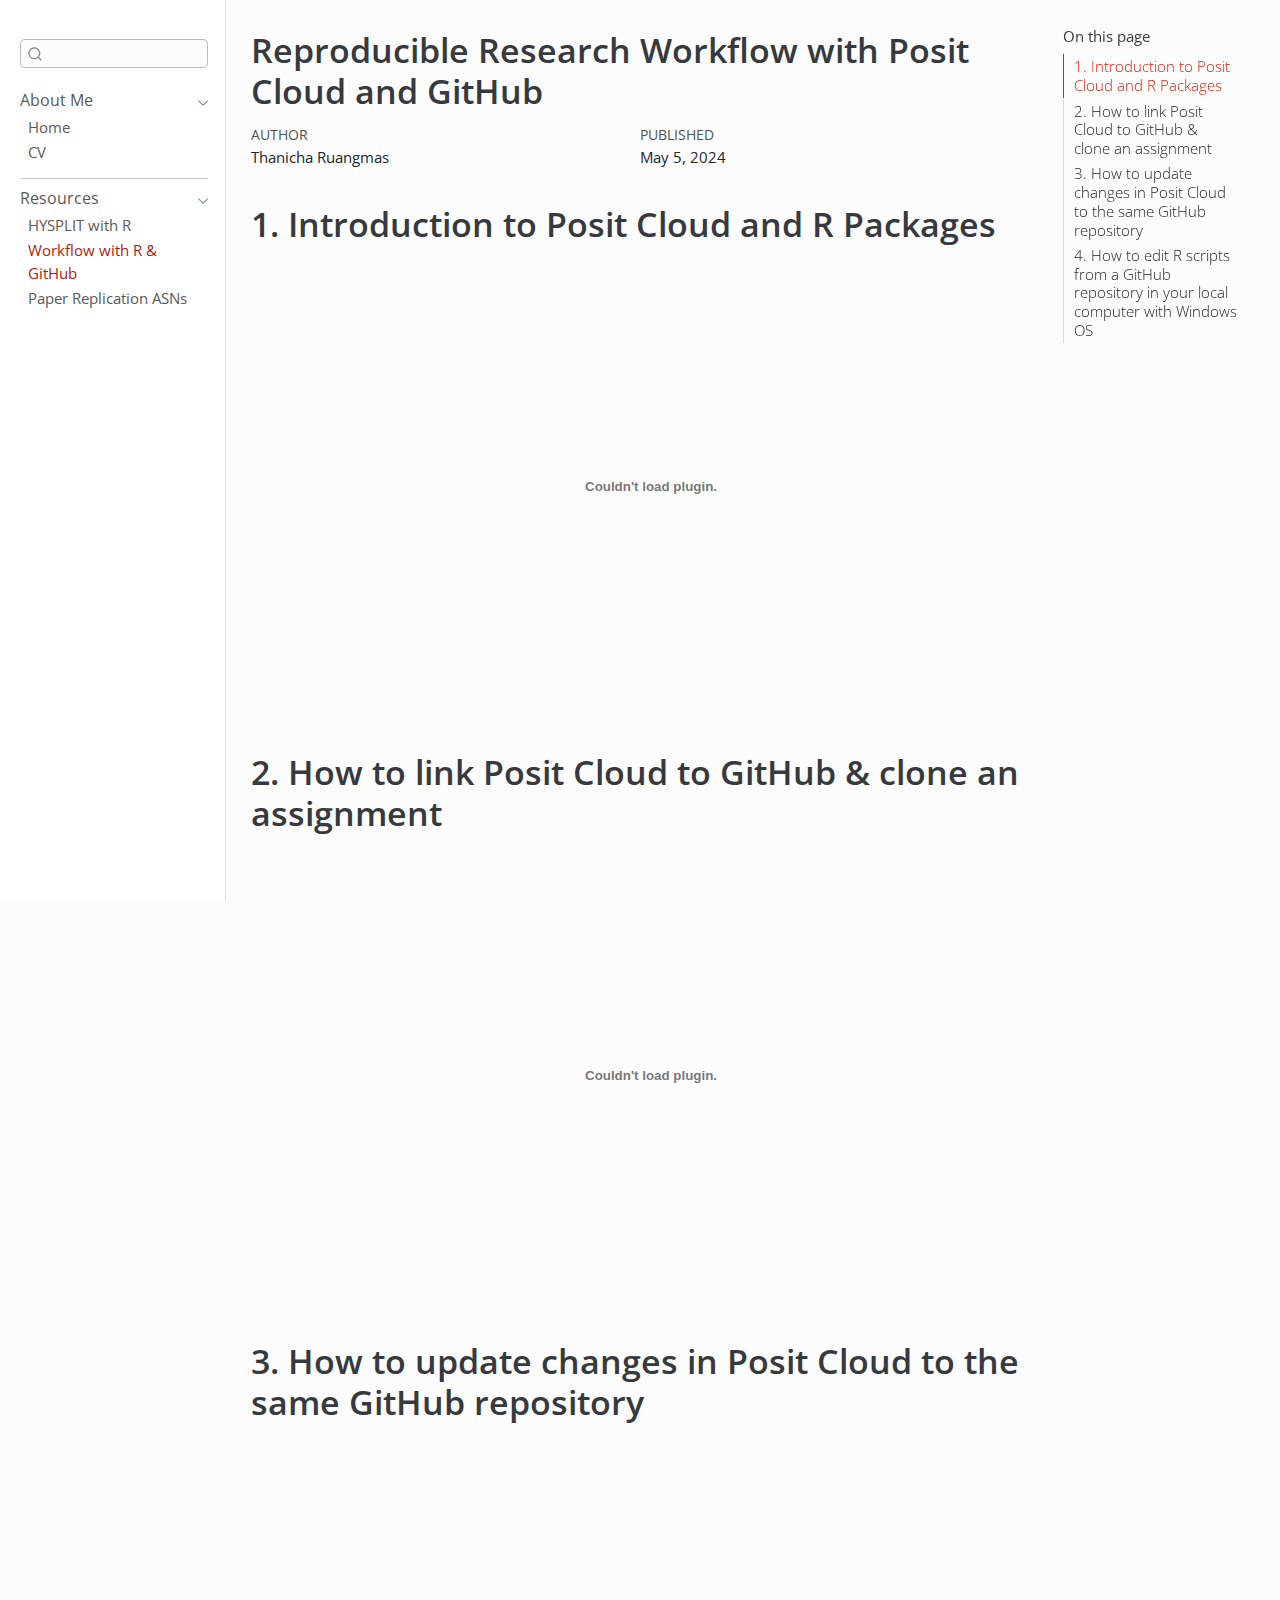
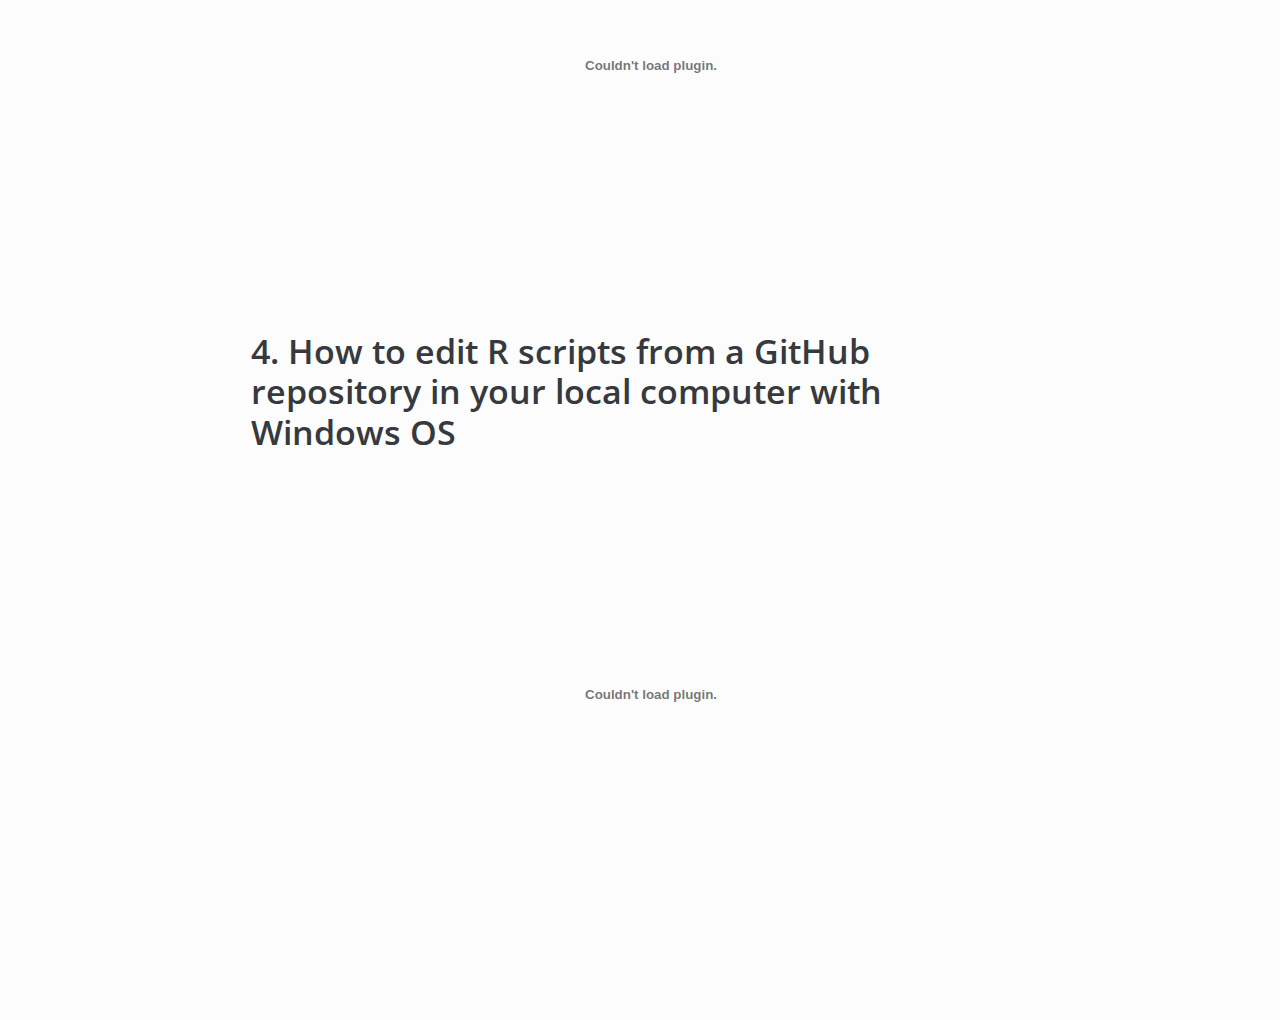
<file: docs/rr.html>
<!DOCTYPE html>
<html xmlns="http://www.w3.org/1999/xhtml" lang="en" xml:lang="en"><head>

<meta charset="utf-8">
<meta name="generator" content="quarto-1.3.450">

<meta name="viewport" content="width=device-width, initial-scale=1.0, user-scalable=yes">

<meta name="author" content="Thanicha Ruangmas">
<meta name="dcterms.date" content="2024-05-05">

<title>Reproducible Research Workflow with Posit Cloud and GitHub</title>
<style>
code{white-space: pre-wrap;}
span.smallcaps{font-variant: small-caps;}
div.columns{display: flex; gap: min(4vw, 1.5em);}
div.column{flex: auto; overflow-x: auto;}
div.hanging-indent{margin-left: 1.5em; text-indent: -1.5em;}
ul.task-list{list-style: none;}
ul.task-list li input[type="checkbox"] {
  width: 0.8em;
  margin: 0 0.8em 0.2em -1em; /* quarto-specific, see https://github.com/quarto-dev/quarto-cli/issues/4556 */ 
  vertical-align: middle;
}
</style>


<script src="site_libs/quarto-nav/quarto-nav.js"></script>
<script src="site_libs/quarto-nav/headroom.min.js"></script>
<script src="site_libs/clipboard/clipboard.min.js"></script>
<script src="site_libs/quarto-search/autocomplete.umd.js"></script>
<script src="site_libs/quarto-search/fuse.min.js"></script>
<script src="site_libs/quarto-search/quarto-search.js"></script>
<meta name="quarto:offset" content="./">
<script src="site_libs/quarto-html/quarto.js"></script>
<script src="site_libs/quarto-html/popper.min.js"></script>
<script src="site_libs/quarto-html/tippy.umd.min.js"></script>
<script src="site_libs/quarto-html/anchor.min.js"></script>
<link href="site_libs/quarto-html/tippy.css" rel="stylesheet">
<link href="site_libs/quarto-html/quarto-syntax-highlighting.css" rel="stylesheet" id="quarto-text-highlighting-styles">
<script src="site_libs/bootstrap/bootstrap.min.js"></script>
<link href="site_libs/bootstrap/bootstrap-icons.css" rel="stylesheet">
<link href="site_libs/bootstrap/bootstrap.min.css" rel="stylesheet" id="quarto-bootstrap" data-mode="light">
<script id="quarto-search-options" type="application/json">{
  "location": "sidebar",
  "copy-button": false,
  "collapse-after": 3,
  "panel-placement": "start",
  "type": "textbox",
  "limit": 20,
  "language": {
    "search-no-results-text": "No results",
    "search-matching-documents-text": "matching documents",
    "search-copy-link-title": "Copy link to search",
    "search-hide-matches-text": "Hide additional matches",
    "search-more-match-text": "more match in this document",
    "search-more-matches-text": "more matches in this document",
    "search-clear-button-title": "Clear",
    "search-detached-cancel-button-title": "Cancel",
    "search-submit-button-title": "Submit",
    "search-label": "Search"
  }
}</script>


</head>

<body class="nav-sidebar docked">

<div id="quarto-search-results"></div>
  <header id="quarto-header" class="headroom fixed-top">
  <nav class="quarto-secondary-nav">
    <div class="container-fluid d-flex">
      <button type="button" class="quarto-btn-toggle btn" data-bs-toggle="collapse" data-bs-target="#quarto-sidebar,#quarto-sidebar-glass" aria-controls="quarto-sidebar" aria-expanded="false" aria-label="Toggle sidebar navigation" onclick="if (window.quartoToggleHeadroom) { window.quartoToggleHeadroom(); }">
        <i class="bi bi-layout-text-sidebar-reverse"></i>
      </button>
      <nav class="quarto-page-breadcrumbs" aria-label="breadcrumb"><ol class="breadcrumb"><li class="breadcrumb-item"><a href="./hysplit.html">Resources</a></li><li class="breadcrumb-item"><a href="./rr.html">Workflow with R &amp; GitHub</a></li></ol></nav>
      <a class="flex-grow-1" role="button" data-bs-toggle="collapse" data-bs-target="#quarto-sidebar,#quarto-sidebar-glass" aria-controls="quarto-sidebar" aria-expanded="false" aria-label="Toggle sidebar navigation" onclick="if (window.quartoToggleHeadroom) { window.quartoToggleHeadroom(); }">      
      </a>
      <button type="button" class="btn quarto-search-button" aria-label="" onclick="window.quartoOpenSearch();">
        <i class="bi bi-search"></i>
      </button>
    </div>
  </nav>
</header>
<!-- content -->
<div id="quarto-content" class="quarto-container page-columns page-rows-contents page-layout-article">
<!-- sidebar -->
  <nav id="quarto-sidebar" class="sidebar collapse collapse-horizontal sidebar-navigation docked overflow-auto">
        <div class="mt-2 flex-shrink-0 align-items-center">
        <div class="sidebar-search">
        <div id="quarto-search" class="" title="Search"></div>
        </div>
        </div>
    <div class="sidebar-menu-container"> 
    <ul class="list-unstyled mt-1">
        <li class="sidebar-item sidebar-item-section">
      <div class="sidebar-item-container"> 
            <a class="sidebar-item-text sidebar-link text-start" data-bs-toggle="collapse" data-bs-target="#quarto-sidebar-section-1" aria-expanded="true">
 <span class="menu-text">About Me</span></a>
          <a class="sidebar-item-toggle text-start" data-bs-toggle="collapse" data-bs-target="#quarto-sidebar-section-1" aria-expanded="true" aria-label="Toggle section">
            <i class="bi bi-chevron-right ms-2"></i>
          </a> 
      </div>
      <ul id="quarto-sidebar-section-1" class="collapse list-unstyled sidebar-section depth1 show">  
          <li class="sidebar-item">
  <div class="sidebar-item-container"> 
  <a href="./index.html" class="sidebar-item-text sidebar-link">
 <span class="menu-text">Home</span></a>
  </div>
</li>
          <li class="sidebar-item">
  <div class="sidebar-item-container"> 
  <a href="./mycv.html" class="sidebar-item-text sidebar-link">
 <span class="menu-text">CV</span></a>
  </div>
</li>
      </ul>
  </li>
        <li class="px-0"><hr class="sidebar-divider hi "></li>
        <li class="sidebar-item sidebar-item-section">
      <div class="sidebar-item-container"> 
            <a class="sidebar-item-text sidebar-link text-start" data-bs-toggle="collapse" data-bs-target="#quarto-sidebar-section-2" aria-expanded="true">
 <span class="menu-text">Resources</span></a>
          <a class="sidebar-item-toggle text-start" data-bs-toggle="collapse" data-bs-target="#quarto-sidebar-section-2" aria-expanded="true" aria-label="Toggle section">
            <i class="bi bi-chevron-right ms-2"></i>
          </a> 
      </div>
      <ul id="quarto-sidebar-section-2" class="collapse list-unstyled sidebar-section depth1 show">  
          <li class="sidebar-item">
  <div class="sidebar-item-container"> 
  <a href="./hysplit.html" class="sidebar-item-text sidebar-link">
 <span class="menu-text">HYSPLIT with R</span></a>
  </div>
</li>
          <li class="sidebar-item">
  <div class="sidebar-item-container"> 
  <a href="./rr.html" class="sidebar-item-text sidebar-link active">
 <span class="menu-text">Workflow with R &amp; GitHub</span></a>
  </div>
</li>
          <li class="sidebar-item">
  <div class="sidebar-item-container"> 
  <a href="./paper-replication.html" class="sidebar-item-text sidebar-link">
 <span class="menu-text">Paper Replication ASNs</span></a>
  </div>
</li>
      </ul>
  </li>
    </ul>
    </div>
</nav>
<div id="quarto-sidebar-glass" data-bs-toggle="collapse" data-bs-target="#quarto-sidebar,#quarto-sidebar-glass"></div>
<!-- margin-sidebar -->
    <div id="quarto-margin-sidebar" class="sidebar margin-sidebar">
        <nav id="TOC" role="doc-toc" class="toc-active">
    <h2 id="toc-title">On this page</h2>
   
  <ul>
  <li><a href="#introduction-to-posit-cloud-and-r-packages" id="toc-introduction-to-posit-cloud-and-r-packages" class="nav-link active" data-scroll-target="#introduction-to-posit-cloud-and-r-packages">1. Introduction to Posit Cloud and R Packages</a></li>
  <li><a href="#how-to-link-posit-cloud-to-github-clone-an-assignment" id="toc-how-to-link-posit-cloud-to-github-clone-an-assignment" class="nav-link" data-scroll-target="#how-to-link-posit-cloud-to-github-clone-an-assignment">2. How to link Posit Cloud to GitHub &amp; clone an assignment</a></li>
  <li><a href="#how-to-update-changes-in-posit-cloud-to-the-same-github-repository" id="toc-how-to-update-changes-in-posit-cloud-to-the-same-github-repository" class="nav-link" data-scroll-target="#how-to-update-changes-in-posit-cloud-to-the-same-github-repository">3. How to update changes in Posit Cloud to the same GitHub repository</a></li>
  <li><a href="#how-to-edit-r-scripts-from-a-github-repository-in-your-local-computer-with-windows-os" id="toc-how-to-edit-r-scripts-from-a-github-repository-in-your-local-computer-with-windows-os" class="nav-link" data-scroll-target="#how-to-edit-r-scripts-from-a-github-repository-in-your-local-computer-with-windows-os">4. How to edit R scripts from a GitHub repository in your local computer with Windows OS</a></li>
  </ul>
</nav>
    </div>
<!-- main -->
<main class="content" id="quarto-document-content">

<header id="title-block-header" class="quarto-title-block default">
<div class="quarto-title">
<h1 class="title">Reproducible Research Workflow with Posit Cloud and GitHub</h1>
</div>



<div class="quarto-title-meta">

    <div>
    <div class="quarto-title-meta-heading">Author</div>
    <div class="quarto-title-meta-contents">
             <p>Thanicha Ruangmas </p>
          </div>
  </div>
    
    <div>
    <div class="quarto-title-meta-heading">Published</div>
    <div class="quarto-title-meta-contents">
      <p class="date">May 5, 2024</p>
    </div>
  </div>
  
    
  </div>
  

</header>

<section id="introduction-to-posit-cloud-and-r-packages" class="level1">
<h1>1. Introduction to Posit Cloud and R Packages</h1>
<p align="left">
<embed src="tutorials/posit-intro-and-packages.pdf" width="800px" height="450px"></p>
</section>
<section id="how-to-link-posit-cloud-to-github-clone-an-assignment" class="level1">
<h1>2. How to link Posit Cloud to GitHub &amp; clone an assignment</h1>
<p align="left">
<embed src="tutorials/link-and-clone.pdf" width="800px" height="450px"></p>
</section>
<section id="how-to-update-changes-in-posit-cloud-to-the-same-github-repository" class="level1">
<h1>3. How to update changes in Posit Cloud to the same GitHub repository</h1>
<p align="left">
<embed src="tutorials/commit-and-push.pdf" width="800px" height="450px"></p>
</section>
<section id="how-to-edit-r-scripts-from-a-github-repository-in-your-local-computer-with-windows-os" class="level1">
<h1>4. How to edit R scripts from a GitHub repository in your local computer with Windows OS</h1>
<p align="left">
<embed src="tutorials/local-rstudio-and-github.pdf" width="800px" height="450px"></p>


</section>

</main> <!-- /main -->
<script id="quarto-html-after-body" type="application/javascript">
window.document.addEventListener("DOMContentLoaded", function (event) {
  const toggleBodyColorMode = (bsSheetEl) => {
    const mode = bsSheetEl.getAttribute("data-mode");
    const bodyEl = window.document.querySelector("body");
    if (mode === "dark") {
      bodyEl.classList.add("quarto-dark");
      bodyEl.classList.remove("quarto-light");
    } else {
      bodyEl.classList.add("quarto-light");
      bodyEl.classList.remove("quarto-dark");
    }
  }
  const toggleBodyColorPrimary = () => {
    const bsSheetEl = window.document.querySelector("link#quarto-bootstrap");
    if (bsSheetEl) {
      toggleBodyColorMode(bsSheetEl);
    }
  }
  toggleBodyColorPrimary();  
  const icon = "";
  const anchorJS = new window.AnchorJS();
  anchorJS.options = {
    placement: 'right',
    icon: icon
  };
  anchorJS.add('.anchored');
  const isCodeAnnotation = (el) => {
    for (const clz of el.classList) {
      if (clz.startsWith('code-annotation-')) {                     
        return true;
      }
    }
    return false;
  }
  const clipboard = new window.ClipboardJS('.code-copy-button', {
    text: function(trigger) {
      const codeEl = trigger.previousElementSibling.cloneNode(true);
      for (const childEl of codeEl.children) {
        if (isCodeAnnotation(childEl)) {
          childEl.remove();
        }
      }
      return codeEl.innerText;
    }
  });
  clipboard.on('success', function(e) {
    // button target
    const button = e.trigger;
    // don't keep focus
    button.blur();
    // flash "checked"
    button.classList.add('code-copy-button-checked');
    var currentTitle = button.getAttribute("title");
    button.setAttribute("title", "Copied!");
    let tooltip;
    if (window.bootstrap) {
      button.setAttribute("data-bs-toggle", "tooltip");
      button.setAttribute("data-bs-placement", "left");
      button.setAttribute("data-bs-title", "Copied!");
      tooltip = new bootstrap.Tooltip(button, 
        { trigger: "manual", 
          customClass: "code-copy-button-tooltip",
          offset: [0, -8]});
      tooltip.show();    
    }
    setTimeout(function() {
      if (tooltip) {
        tooltip.hide();
        button.removeAttribute("data-bs-title");
        button.removeAttribute("data-bs-toggle");
        button.removeAttribute("data-bs-placement");
      }
      button.setAttribute("title", currentTitle);
      button.classList.remove('code-copy-button-checked');
    }, 1000);
    // clear code selection
    e.clearSelection();
  });
  function tippyHover(el, contentFn) {
    const config = {
      allowHTML: true,
      content: contentFn,
      maxWidth: 500,
      delay: 100,
      arrow: false,
      appendTo: function(el) {
          return el.parentElement;
      },
      interactive: true,
      interactiveBorder: 10,
      theme: 'quarto',
      placement: 'bottom-start'
    };
    window.tippy(el, config); 
  }
  const noterefs = window.document.querySelectorAll('a[role="doc-noteref"]');
  for (var i=0; i<noterefs.length; i++) {
    const ref = noterefs[i];
    tippyHover(ref, function() {
      // use id or data attribute instead here
      let href = ref.getAttribute('data-footnote-href') || ref.getAttribute('href');
      try { href = new URL(href).hash; } catch {}
      const id = href.replace(/^#\/?/, "");
      const note = window.document.getElementById(id);
      return note.innerHTML;
    });
  }
      let selectedAnnoteEl;
      const selectorForAnnotation = ( cell, annotation) => {
        let cellAttr = 'data-code-cell="' + cell + '"';
        let lineAttr = 'data-code-annotation="' +  annotation + '"';
        const selector = 'span[' + cellAttr + '][' + lineAttr + ']';
        return selector;
      }
      const selectCodeLines = (annoteEl) => {
        const doc = window.document;
        const targetCell = annoteEl.getAttribute("data-target-cell");
        const targetAnnotation = annoteEl.getAttribute("data-target-annotation");
        const annoteSpan = window.document.querySelector(selectorForAnnotation(targetCell, targetAnnotation));
        const lines = annoteSpan.getAttribute("data-code-lines").split(",");
        const lineIds = lines.map((line) => {
          return targetCell + "-" + line;
        })
        let top = null;
        let height = null;
        let parent = null;
        if (lineIds.length > 0) {
            //compute the position of the single el (top and bottom and make a div)
            const el = window.document.getElementById(lineIds[0]);
            top = el.offsetTop;
            height = el.offsetHeight;
            parent = el.parentElement.parentElement;
          if (lineIds.length > 1) {
            const lastEl = window.document.getElementById(lineIds[lineIds.length - 1]);
            const bottom = lastEl.offsetTop + lastEl.offsetHeight;
            height = bottom - top;
          }
          if (top !== null && height !== null && parent !== null) {
            // cook up a div (if necessary) and position it 
            let div = window.document.getElementById("code-annotation-line-highlight");
            if (div === null) {
              div = window.document.createElement("div");
              div.setAttribute("id", "code-annotation-line-highlight");
              div.style.position = 'absolute';
              parent.appendChild(div);
            }
            div.style.top = top - 2 + "px";
            div.style.height = height + 4 + "px";
            let gutterDiv = window.document.getElementById("code-annotation-line-highlight-gutter");
            if (gutterDiv === null) {
              gutterDiv = window.document.createElement("div");
              gutterDiv.setAttribute("id", "code-annotation-line-highlight-gutter");
              gutterDiv.style.position = 'absolute';
              const codeCell = window.document.getElementById(targetCell);
              const gutter = codeCell.querySelector('.code-annotation-gutter');
              gutter.appendChild(gutterDiv);
            }
            gutterDiv.style.top = top - 2 + "px";
            gutterDiv.style.height = height + 4 + "px";
          }
          selectedAnnoteEl = annoteEl;
        }
      };
      const unselectCodeLines = () => {
        const elementsIds = ["code-annotation-line-highlight", "code-annotation-line-highlight-gutter"];
        elementsIds.forEach((elId) => {
          const div = window.document.getElementById(elId);
          if (div) {
            div.remove();
          }
        });
        selectedAnnoteEl = undefined;
      };
      // Attach click handler to the DT
      const annoteDls = window.document.querySelectorAll('dt[data-target-cell]');
      for (const annoteDlNode of annoteDls) {
        annoteDlNode.addEventListener('click', (event) => {
          const clickedEl = event.target;
          if (clickedEl !== selectedAnnoteEl) {
            unselectCodeLines();
            const activeEl = window.document.querySelector('dt[data-target-cell].code-annotation-active');
            if (activeEl) {
              activeEl.classList.remove('code-annotation-active');
            }
            selectCodeLines(clickedEl);
            clickedEl.classList.add('code-annotation-active');
          } else {
            // Unselect the line
            unselectCodeLines();
            clickedEl.classList.remove('code-annotation-active');
          }
        });
      }
  const findCites = (el) => {
    const parentEl = el.parentElement;
    if (parentEl) {
      const cites = parentEl.dataset.cites;
      if (cites) {
        return {
          el,
          cites: cites.split(' ')
        };
      } else {
        return findCites(el.parentElement)
      }
    } else {
      return undefined;
    }
  };
  var bibliorefs = window.document.querySelectorAll('a[role="doc-biblioref"]');
  for (var i=0; i<bibliorefs.length; i++) {
    const ref = bibliorefs[i];
    const citeInfo = findCites(ref);
    if (citeInfo) {
      tippyHover(citeInfo.el, function() {
        var popup = window.document.createElement('div');
        citeInfo.cites.forEach(function(cite) {
          var citeDiv = window.document.createElement('div');
          citeDiv.classList.add('hanging-indent');
          citeDiv.classList.add('csl-entry');
          var biblioDiv = window.document.getElementById('ref-' + cite);
          if (biblioDiv) {
            citeDiv.innerHTML = biblioDiv.innerHTML;
          }
          popup.appendChild(citeDiv);
        });
        return popup.innerHTML;
      });
    }
  }
});
</script>
</div> <!-- /content -->



</body></html>
</file>
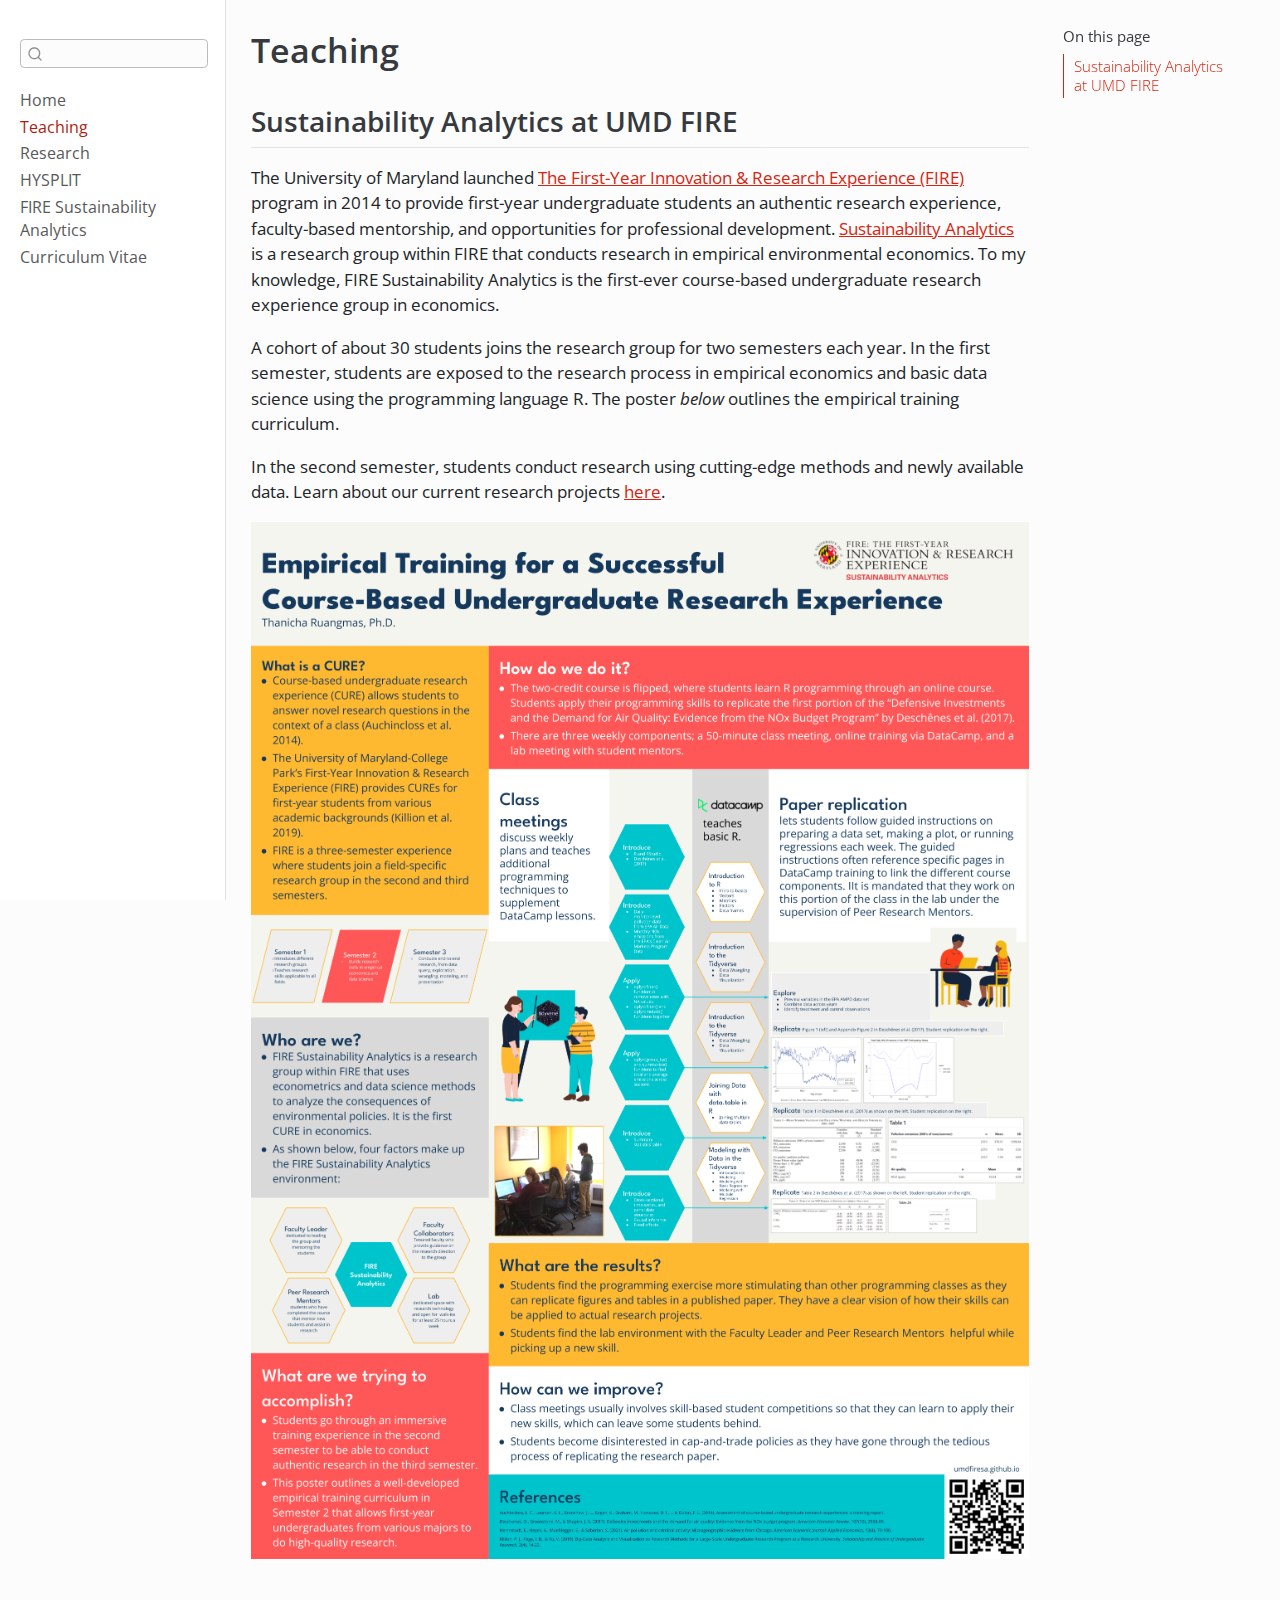
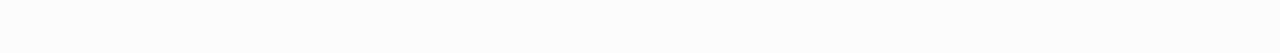
<file: docs/teaching.html>
<!DOCTYPE html>
<html xmlns="http://www.w3.org/1999/xhtml" lang="en" xml:lang="en"><head>

<meta charset="utf-8">
<meta name="generator" content="quarto-1.0.36">

<meta name="viewport" content="width=device-width, initial-scale=1.0, user-scalable=yes">


<title>Teaching</title>
<style>
code{white-space: pre-wrap;}
span.smallcaps{font-variant: small-caps;}
span.underline{text-decoration: underline;}
div.column{display: inline-block; vertical-align: top; width: 50%;}
div.hanging-indent{margin-left: 1.5em; text-indent: -1.5em;}
ul.task-list{list-style: none;}
</style>


<script src="site_libs/quarto-nav/quarto-nav.js"></script>
<script src="site_libs/quarto-nav/headroom.min.js"></script>
<script src="site_libs/clipboard/clipboard.min.js"></script>
<script src="site_libs/quarto-search/autocomplete.umd.js"></script>
<script src="site_libs/quarto-search/fuse.min.js"></script>
<script src="site_libs/quarto-search/quarto-search.js"></script>
<meta name="quarto:offset" content="./">
<script src="site_libs/quarto-html/quarto.js"></script>
<script src="site_libs/quarto-html/popper.min.js"></script>
<script src="site_libs/quarto-html/tippy.umd.min.js"></script>
<script src="site_libs/quarto-html/anchor.min.js"></script>
<link href="site_libs/quarto-html/tippy.css" rel="stylesheet">
<link href="site_libs/quarto-html/quarto-syntax-highlighting.css" rel="stylesheet" id="quarto-text-highlighting-styles">
<script src="site_libs/bootstrap/bootstrap.min.js"></script>
<link href="site_libs/bootstrap/bootstrap-icons.css" rel="stylesheet">
<link href="site_libs/bootstrap/bootstrap.min.css" rel="stylesheet" id="quarto-bootstrap" data-mode="light">
<script id="quarto-search-options" type="application/json">{
  "location": "sidebar",
  "copy-button": false,
  "collapse-after": 3,
  "panel-placement": "start",
  "type": "textbox",
  "limit": 20,
  "language": {
    "search-no-results-text": "No results",
    "search-matching-documents-text": "matching documents",
    "search-copy-link-title": "Copy link to search",
    "search-hide-matches-text": "Hide additional matches",
    "search-more-match-text": "more match in this document",
    "search-more-matches-text": "more matches in this document",
    "search-clear-button-title": "Clear",
    "search-detached-cancel-button-title": "Cancel",
    "search-submit-button-title": "Submit"
  }
}</script>


</head>

<body class="nav-sidebar docked">

<div id="quarto-search-results"></div>
  <header id="quarto-header" class="headroom fixed-top">
  <nav class="quarto-secondary-nav" data-bs-toggle="collapse" data-bs-target="#quarto-sidebar" aria-controls="quarto-sidebar" aria-expanded="false" aria-label="Toggle sidebar navigation" onclick="if (window.quartoToggleHeadroom) { window.quartoToggleHeadroom(); }">
    <div class="container-fluid d-flex justify-content-between">
      <h1 class="quarto-secondary-nav-title">Teaching</h1>
      <button type="button" class="quarto-btn-toggle btn" aria-label="Show secondary navigation">
        <i class="bi bi-chevron-right"></i>
      </button>
    </div>
  </nav>
</header>
<!-- content -->
<div id="quarto-content" class="quarto-container page-columns page-rows-contents page-layout-article">
<!-- sidebar -->
  <nav id="quarto-sidebar" class="sidebar collapse sidebar-navigation docked overflow-auto">
      <div class="mt-2 flex-shrink-0 align-items-center">
        <div class="sidebar-search">
        <div id="quarto-search" class="" title="Search"></div>
        </div>
      </div>
    <div class="sidebar-menu-container"> 
    <ul class="list-unstyled mt-1">
        <li class="sidebar-item">
  <div class="sidebar-item-container"> 
  <a href="./index.html" class="sidebar-item-text sidebar-link">Home</a>
  </div>
</li>
        <li class="sidebar-item">
  <div class="sidebar-item-container"> 
  <a href="./teaching.html" class="sidebar-item-text sidebar-link active">Teaching</a>
  </div>
</li>
        <li class="sidebar-item">
  <div class="sidebar-item-container"> 
  <a href="./research.html" class="sidebar-item-text sidebar-link">Research</a>
  </div>
</li>
        <li class="sidebar-item">
  <div class="sidebar-item-container"> 
  <a href="./hysplit.qmd" class="sidebar-item-text sidebar-link">HYSPLIT</a>
  </div>
</li>
        <li class="sidebar-item">
  <div class="sidebar-item-container"> 
  <a href="https://umdfiresa.github.io/" class="sidebar-item-text sidebar-link">FIRE Sustainability Analytics</a>
  </div>
</li>
        <li class="sidebar-item">
  <div class="sidebar-item-container"> 
  <a href="https://github.com/ruangmast/ruangmast.github.io/blob/main/CV.pdf" class="sidebar-item-text sidebar-link">Curriculum Vitae</a>
  </div>
</li>
    </ul>
    </div>
</nav>
<!-- margin-sidebar -->
    <div id="quarto-margin-sidebar" class="sidebar margin-sidebar">
        <nav id="TOC" role="doc-toc">
    <h2 id="toc-title">On this page</h2>
   
  <ul>
  <li><a href="#sustainability-analytics-at-umd-fire" id="toc-sustainability-analytics-at-umd-fire" class="nav-link active" data-scroll-target="#sustainability-analytics-at-umd-fire">Sustainability Analytics at UMD FIRE</a></li>
  </ul>
</nav>
    </div>
<!-- main -->
<main class="content" id="quarto-document-content">

<header id="title-block-header" class="quarto-title-block default">
<div class="quarto-title">
<h1 class="title d-none d-lg-block">Teaching</h1>
</div>



<div class="quarto-title-meta">

    
    
  </div>
  

</header>

<section id="sustainability-analytics-at-umd-fire" class="level2">
<h2 class="anchored" data-anchor-id="sustainability-analytics-at-umd-fire">Sustainability Analytics at UMD FIRE</h2>
<p>The University of Maryland launched <a href="https://www.fire.umd.edu/">The First-Year Innovation &amp; Research Experience (FIRE)</a> program in 2014 to provide first-year undergraduate students an authentic research experience, faculty-based mentorship, and opportunities for professional development. <a href="https://www.fire.umd.edu/sa">Sustainability Analytics</a> is a research group within FIRE that conducts research in empirical environmental economics. To my knowledge, FIRE Sustainability Analytics is the first-ever course-based undergraduate research experience group in economics.</p>
<p>A cohort of about 30 students joins the research group for two semesters each year. In the first semester, students are exposed to the research process in empirical economics and basic data science using the programming language R. The poster <em>below</em> outlines the empirical training curriculum.</p>
<p>In the second semester, students conduct research using cutting-edge methods and newly available data. Learn about our current research projects <a href="https://umdfiresa.github.io/hill_urd.html">here</a>.</p>
<p><img src="images/2023%20ASSA%20Portrait%20Poster.png" class="img-fluid"></p>


</section>

</main> <!-- /main -->
<script id="quarto-html-after-body" type="application/javascript">
window.document.addEventListener("DOMContentLoaded", function (event) {
  const toggleBodyColorMode = (bsSheetEl) => {
    const mode = bsSheetEl.getAttribute("data-mode");
    const bodyEl = window.document.querySelector("body");
    if (mode === "dark") {
      bodyEl.classList.add("quarto-dark");
      bodyEl.classList.remove("quarto-light");
    } else {
      bodyEl.classList.add("quarto-light");
      bodyEl.classList.remove("quarto-dark");
    }
  }
  const toggleBodyColorPrimary = () => {
    const bsSheetEl = window.document.querySelector("link#quarto-bootstrap");
    if (bsSheetEl) {
      toggleBodyColorMode(bsSheetEl);
    }
  }
  toggleBodyColorPrimary();  
  const icon = "";
  const anchorJS = new window.AnchorJS();
  anchorJS.options = {
    placement: 'right',
    icon: icon
  };
  anchorJS.add('.anchored');
  const clipboard = new window.ClipboardJS('.code-copy-button', {
    target: function(trigger) {
      return trigger.previousElementSibling;
    }
  });
  clipboard.on('success', function(e) {
    // button target
    const button = e.trigger;
    // don't keep focus
    button.blur();
    // flash "checked"
    button.classList.add('code-copy-button-checked');
    var currentTitle = button.getAttribute("title");
    button.setAttribute("title", "Copied!");
    setTimeout(function() {
      button.setAttribute("title", currentTitle);
      button.classList.remove('code-copy-button-checked');
    }, 1000);
    // clear code selection
    e.clearSelection();
  });
  function tippyHover(el, contentFn) {
    const config = {
      allowHTML: true,
      content: contentFn,
      maxWidth: 500,
      delay: 100,
      arrow: false,
      appendTo: function(el) {
          return el.parentElement;
      },
      interactive: true,
      interactiveBorder: 10,
      theme: 'quarto',
      placement: 'bottom-start'
    };
    window.tippy(el, config); 
  }
  const noterefs = window.document.querySelectorAll('a[role="doc-noteref"]');
  for (var i=0; i<noterefs.length; i++) {
    const ref = noterefs[i];
    tippyHover(ref, function() {
      let href = ref.getAttribute('href');
      try { href = new URL(href).hash; } catch {}
      const id = href.replace(/^#\/?/, "");
      const note = window.document.getElementById(id);
      return note.innerHTML;
    });
  }
  var bibliorefs = window.document.querySelectorAll('a[role="doc-biblioref"]');
  for (var i=0; i<bibliorefs.length; i++) {
    const ref = bibliorefs[i];
    const cites = ref.parentNode.getAttribute('data-cites').split(' ');
    tippyHover(ref, function() {
      var popup = window.document.createElement('div');
      cites.forEach(function(cite) {
        var citeDiv = window.document.createElement('div');
        citeDiv.classList.add('hanging-indent');
        citeDiv.classList.add('csl-entry');
        var biblioDiv = window.document.getElementById('ref-' + cite);
        if (biblioDiv) {
          citeDiv.innerHTML = biblioDiv.innerHTML;
        }
        popup.appendChild(citeDiv);
      });
      return popup.innerHTML;
    });
  }
});
</script>
</div> <!-- /content -->



</body></html>
</file>
<file: _site/site_libs/quarto-html/tippy.css>
.tippy-box[data-animation=fade][data-state=hidden]{opacity:0}[data-tippy-root]{max-width:calc(100vw - 10px)}.tippy-box{position:relative;background-color:#333;color:#fff;border-radius:4px;font-size:14px;line-height:1.4;white-space:normal;outline:0;transition-property:transform,visibility,opacity}.tippy-box[data-placement^=top]>.tippy-arrow{bottom:0}.tippy-box[data-placement^=top]>.tippy-arrow:before{bottom:-7px;left:0;border-width:8px 8px 0;border-top-color:initial;transform-origin:center top}.tippy-box[data-placement^=bottom]>.tippy-arrow{top:0}.tippy-box[data-placement^=bottom]>.tippy-arrow:before{top:-7px;left:0;border-width:0 8px 8px;border-bottom-color:initial;transform-origin:center bottom}.tippy-box[data-placement^=left]>.tippy-arrow{right:0}.tippy-box[data-placement^=left]>.tippy-arrow:before{border-width:8px 0 8px 8px;border-left-color:initial;right:-7px;transform-origin:center left}.tippy-box[data-placement^=right]>.tippy-arrow{left:0}.tippy-box[data-placement^=right]>.tippy-arrow:before{left:-7px;border-width:8px 8px 8px 0;border-right-color:initial;transform-origin:center right}.tippy-box[data-inertia][data-state=visible]{transition-timing-function:cubic-bezier(.54,1.5,.38,1.11)}.tippy-arrow{width:16px;height:16px;color:#333}.tippy-arrow:before{content:"";position:absolute;border-color:transparent;border-style:solid}.tippy-content{position:relative;padding:5px 9px;z-index:1}
</file>
<file: _site/site_libs/quarto-html/quarto-syntax-highlighting.css>
/* quarto syntax highlight colors */
:root {
  --quarto-hl-ot-color: #003B4F;
  --quarto-hl-at-color: #657422;
  --quarto-hl-ss-color: #20794D;
  --quarto-hl-an-color: #5E5E5E;
  --quarto-hl-fu-color: #4758AB;
  --quarto-hl-st-color: #20794D;
  --quarto-hl-cf-color: #003B4F;
  --quarto-hl-op-color: #5E5E5E;
  --quarto-hl-er-color: #AD0000;
  --quarto-hl-bn-color: #AD0000;
  --quarto-hl-al-color: #AD0000;
  --quarto-hl-va-color: #111111;
  --quarto-hl-bu-color: inherit;
  --quarto-hl-ex-color: inherit;
  --quarto-hl-pp-color: #AD0000;
  --quarto-hl-in-color: #5E5E5E;
  --quarto-hl-vs-color: #20794D;
  --quarto-hl-wa-color: #5E5E5E;
  --quarto-hl-do-color: #5E5E5E;
  --quarto-hl-im-color: #00769E;
  --quarto-hl-ch-color: #20794D;
  --quarto-hl-dt-color: #AD0000;
  --quarto-hl-fl-color: #AD0000;
  --quarto-hl-co-color: #5E5E5E;
  --quarto-hl-cv-color: #5E5E5E;
  --quarto-hl-cn-color: #8f5902;
  --quarto-hl-sc-color: #5E5E5E;
  --quarto-hl-dv-color: #AD0000;
  --quarto-hl-kw-color: #003B4F;
}

/* other quarto variables */
:root {
  --quarto-font-monospace: SFMono-Regular, Menlo, Monaco, Consolas, "Liberation Mono", "Courier New", monospace;
}

pre > code.sourceCode > span {
  color: #003B4F;
}

code span {
  color: #003B4F;
}

code.sourceCode > span {
  color: #003B4F;
}

div.sourceCode,
div.sourceCode pre.sourceCode {
  color: #003B4F;
}

code span.ot {
  color: #003B4F;
}

code span.at {
  color: #657422;
}

code span.ss {
  color: #20794D;
}

code span.an {
  color: #5E5E5E;
}

code span.fu {
  color: #4758AB;
}

code span.st {
  color: #20794D;
}

code span.cf {
  color: #003B4F;
}

code span.op {
  color: #5E5E5E;
}

code span.er {
  color: #AD0000;
}

code span.bn {
  color: #AD0000;
}

code span.al {
  color: #AD0000;
}

code span.va {
  color: #111111;
}

code span.pp {
  color: #AD0000;
}

code span.in {
  color: #5E5E5E;
}

code span.vs {
  color: #20794D;
}

code span.wa {
  color: #5E5E5E;
  font-style: italic;
}

code span.do {
  color: #5E5E5E;
  font-style: italic;
}

code span.im {
  color: #00769E;
}

code span.ch {
  color: #20794D;
}

code span.dt {
  color: #AD0000;
}

code span.fl {
  color: #AD0000;
}

code span.co {
  color: #5E5E5E;
}

code span.cv {
  color: #5E5E5E;
  font-style: italic;
}

code span.cn {
  color: #8f5902;
}

code span.sc {
  color: #5E5E5E;
}

code span.dv {
  color: #AD0000;
}

code span.kw {
  color: #003B4F;
}

.prevent-inlining {
  content: "</";
}

/*# sourceMappingURL=debc5d5d77c3f9108843748ff7464032.css.map */
</file>
<file: docs/site_libs/quarto-html/tippy.css>
.tippy-box[data-animation=fade][data-state=hidden]{opacity:0}[data-tippy-root]{max-width:calc(100vw - 10px)}.tippy-box{position:relative;background-color:#333;color:#fff;border-radius:4px;font-size:14px;line-height:1.4;white-space:normal;outline:0;transition-property:transform,visibility,opacity}.tippy-box[data-placement^=top]>.tippy-arrow{bottom:0}.tippy-box[data-placement^=top]>.tippy-arrow:before{bottom:-7px;left:0;border-width:8px 8px 0;border-top-color:initial;transform-origin:center top}.tippy-box[data-placement^=bottom]>.tippy-arrow{top:0}.tippy-box[data-placement^=bottom]>.tippy-arrow:before{top:-7px;left:0;border-width:0 8px 8px;border-bottom-color:initial;transform-origin:center bottom}.tippy-box[data-placement^=left]>.tippy-arrow{right:0}.tippy-box[data-placement^=left]>.tippy-arrow:before{border-width:8px 0 8px 8px;border-left-color:initial;right:-7px;transform-origin:center left}.tippy-box[data-placement^=right]>.tippy-arrow{left:0}.tippy-box[data-placement^=right]>.tippy-arrow:before{left:-7px;border-width:8px 8px 8px 0;border-right-color:initial;transform-origin:center right}.tippy-box[data-inertia][data-state=visible]{transition-timing-function:cubic-bezier(.54,1.5,.38,1.11)}.tippy-arrow{width:16px;height:16px;color:#333}.tippy-arrow:before{content:"";position:absolute;border-color:transparent;border-style:solid}.tippy-content{position:relative;padding:5px 9px;z-index:1}
</file>
<file: docs/site_libs/quarto-html/quarto-syntax-highlighting.css>
/* quarto syntax highlight colors */
:root {
  --quarto-hl-ot-color: #003B4F;
  --quarto-hl-at-color: #657422;
  --quarto-hl-ss-color: #20794D;
  --quarto-hl-an-color: #5E5E5E;
  --quarto-hl-fu-color: #4758AB;
  --quarto-hl-st-color: #20794D;
  --quarto-hl-cf-color: #003B4F;
  --quarto-hl-op-color: #5E5E5E;
  --quarto-hl-er-color: #AD0000;
  --quarto-hl-bn-color: #AD0000;
  --quarto-hl-al-color: #AD0000;
  --quarto-hl-va-color: #111111;
  --quarto-hl-bu-color: inherit;
  --quarto-hl-ex-color: inherit;
  --quarto-hl-pp-color: #AD0000;
  --quarto-hl-in-color: #5E5E5E;
  --quarto-hl-vs-color: #20794D;
  --quarto-hl-wa-color: #5E5E5E;
  --quarto-hl-do-color: #5E5E5E;
  --quarto-hl-im-color: #00769E;
  --quarto-hl-ch-color: #20794D;
  --quarto-hl-dt-color: #AD0000;
  --quarto-hl-fl-color: #AD0000;
  --quarto-hl-co-color: #5E5E5E;
  --quarto-hl-cv-color: #5E5E5E;
  --quarto-hl-cn-color: #8f5902;
  --quarto-hl-sc-color: #5E5E5E;
  --quarto-hl-dv-color: #AD0000;
  --quarto-hl-kw-color: #003B4F;
}

/* other quarto variables */
:root {
  --quarto-font-monospace: SFMono-Regular, Menlo, Monaco, Consolas, "Liberation Mono", "Courier New", monospace;
}

pre > code.sourceCode > span {
  color: #003B4F;
}

code span {
  color: #003B4F;
}

code.sourceCode > span {
  color: #003B4F;
}

div.sourceCode,
div.sourceCode pre.sourceCode {
  color: #003B4F;
}

code span.ot {
  color: #003B4F;
  font-style: inherit;
}

code span.at {
  color: #657422;
  font-style: inherit;
}

code span.ss {
  color: #20794D;
  font-style: inherit;
}

code span.an {
  color: #5E5E5E;
  font-style: inherit;
}

code span.fu {
  color: #4758AB;
  font-style: inherit;
}

code span.st {
  color: #20794D;
  font-style: inherit;
}

code span.cf {
  color: #003B4F;
  font-style: inherit;
}

code span.op {
  color: #5E5E5E;
  font-style: inherit;
}

code span.er {
  color: #AD0000;
  font-style: inherit;
}

code span.bn {
  color: #AD0000;
  font-style: inherit;
}

code span.al {
  color: #AD0000;
  font-style: inherit;
}

code span.va {
  color: #111111;
  font-style: inherit;
}

code span.bu {
  font-style: inherit;
}

code span.ex {
  font-style: inherit;
}

code span.pp {
  color: #AD0000;
  font-style: inherit;
}

code span.in {
  color: #5E5E5E;
  font-style: inherit;
}

code span.vs {
  color: #20794D;
  font-style: inherit;
}

code span.wa {
  color: #5E5E5E;
  font-style: italic;
}

code span.do {
  color: #5E5E5E;
  font-style: italic;
}

code span.im {
  color: #00769E;
  font-style: inherit;
}

code span.ch {
  color: #20794D;
  font-style: inherit;
}

code span.dt {
  color: #AD0000;
  font-style: inherit;
}

code span.fl {
  color: #AD0000;
  font-style: inherit;
}

code span.co {
  color: #5E5E5E;
  font-style: inherit;
}

code span.cv {
  color: #5E5E5E;
  font-style: italic;
}

code span.cn {
  color: #8f5902;
  font-style: inherit;
}

code span.sc {
  color: #5E5E5E;
  font-style: inherit;
}

code span.dv {
  color: #AD0000;
  font-style: inherit;
}

code span.kw {
  color: #003B4F;
  font-style: inherit;
}

.prevent-inlining {
  content: "</";
}

/*# sourceMappingURL=debc5d5d77c3f9108843748ff7464032.css.map */
</file>
